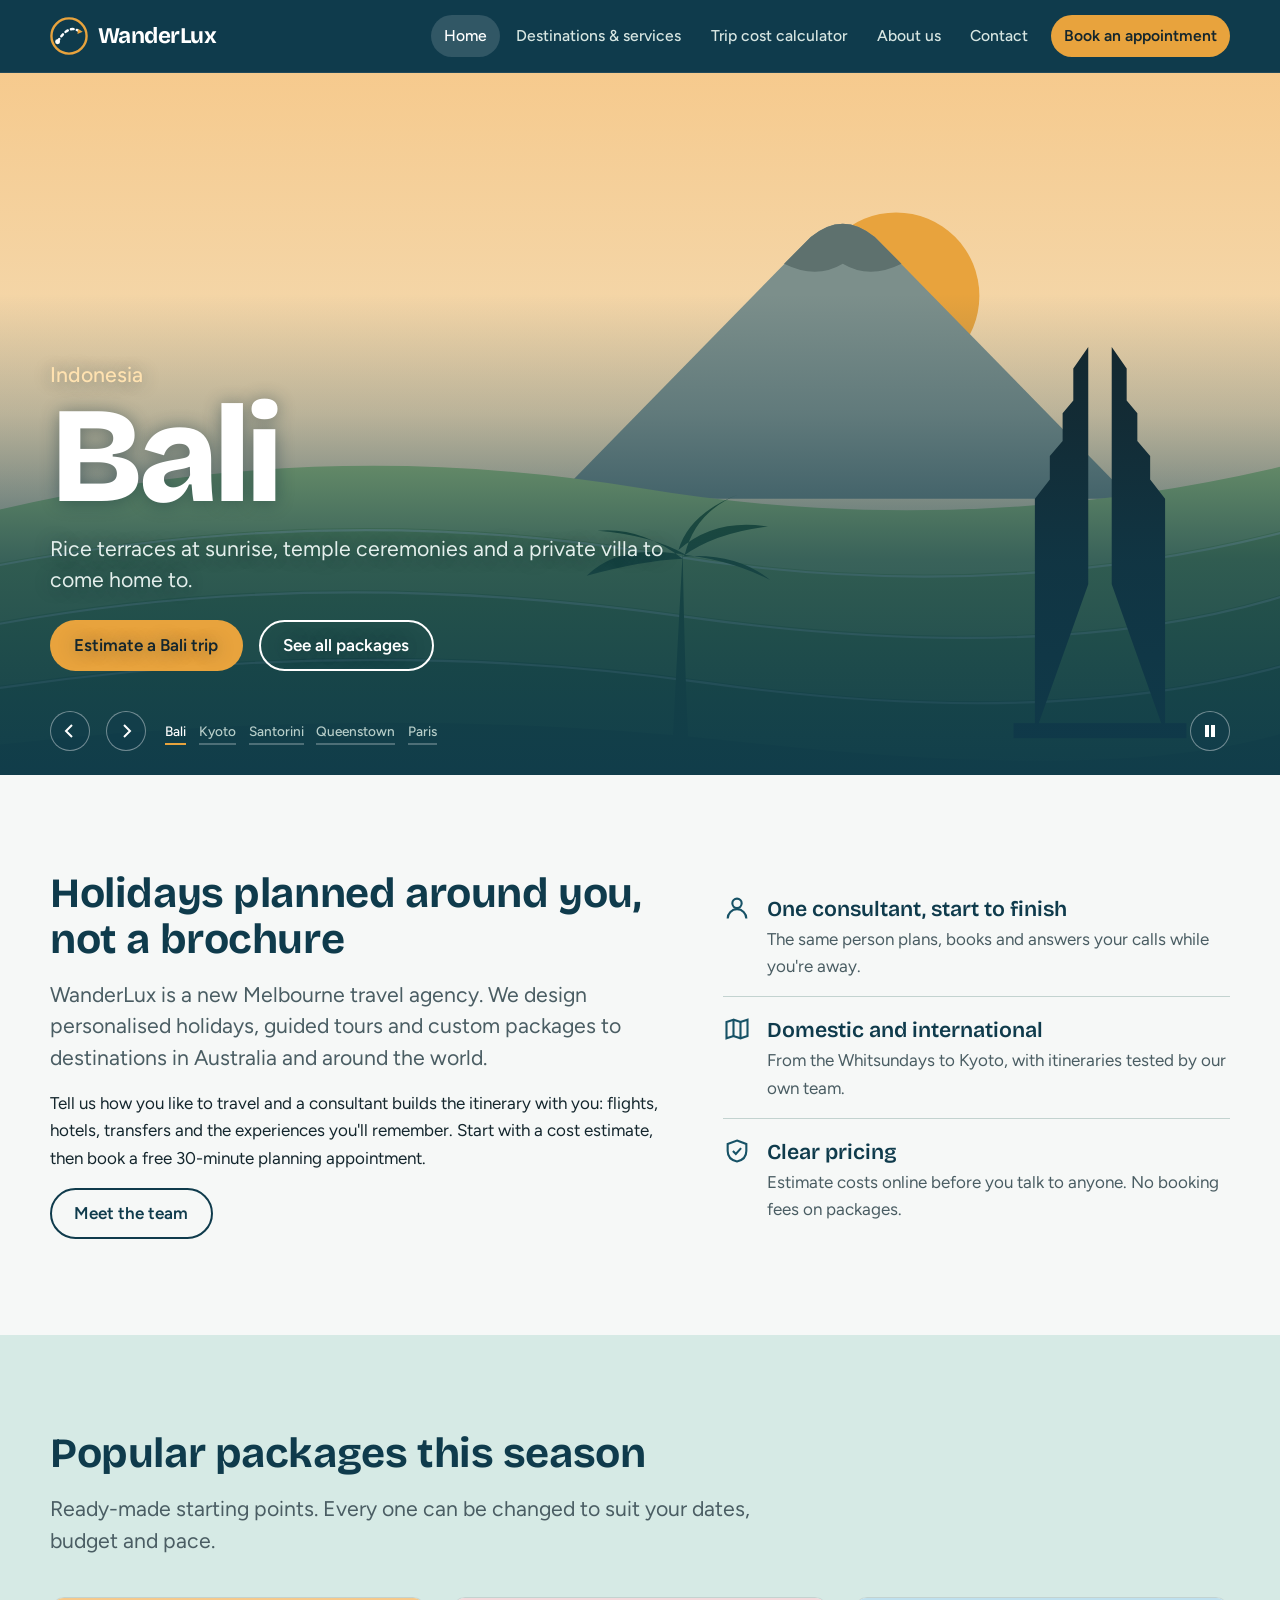
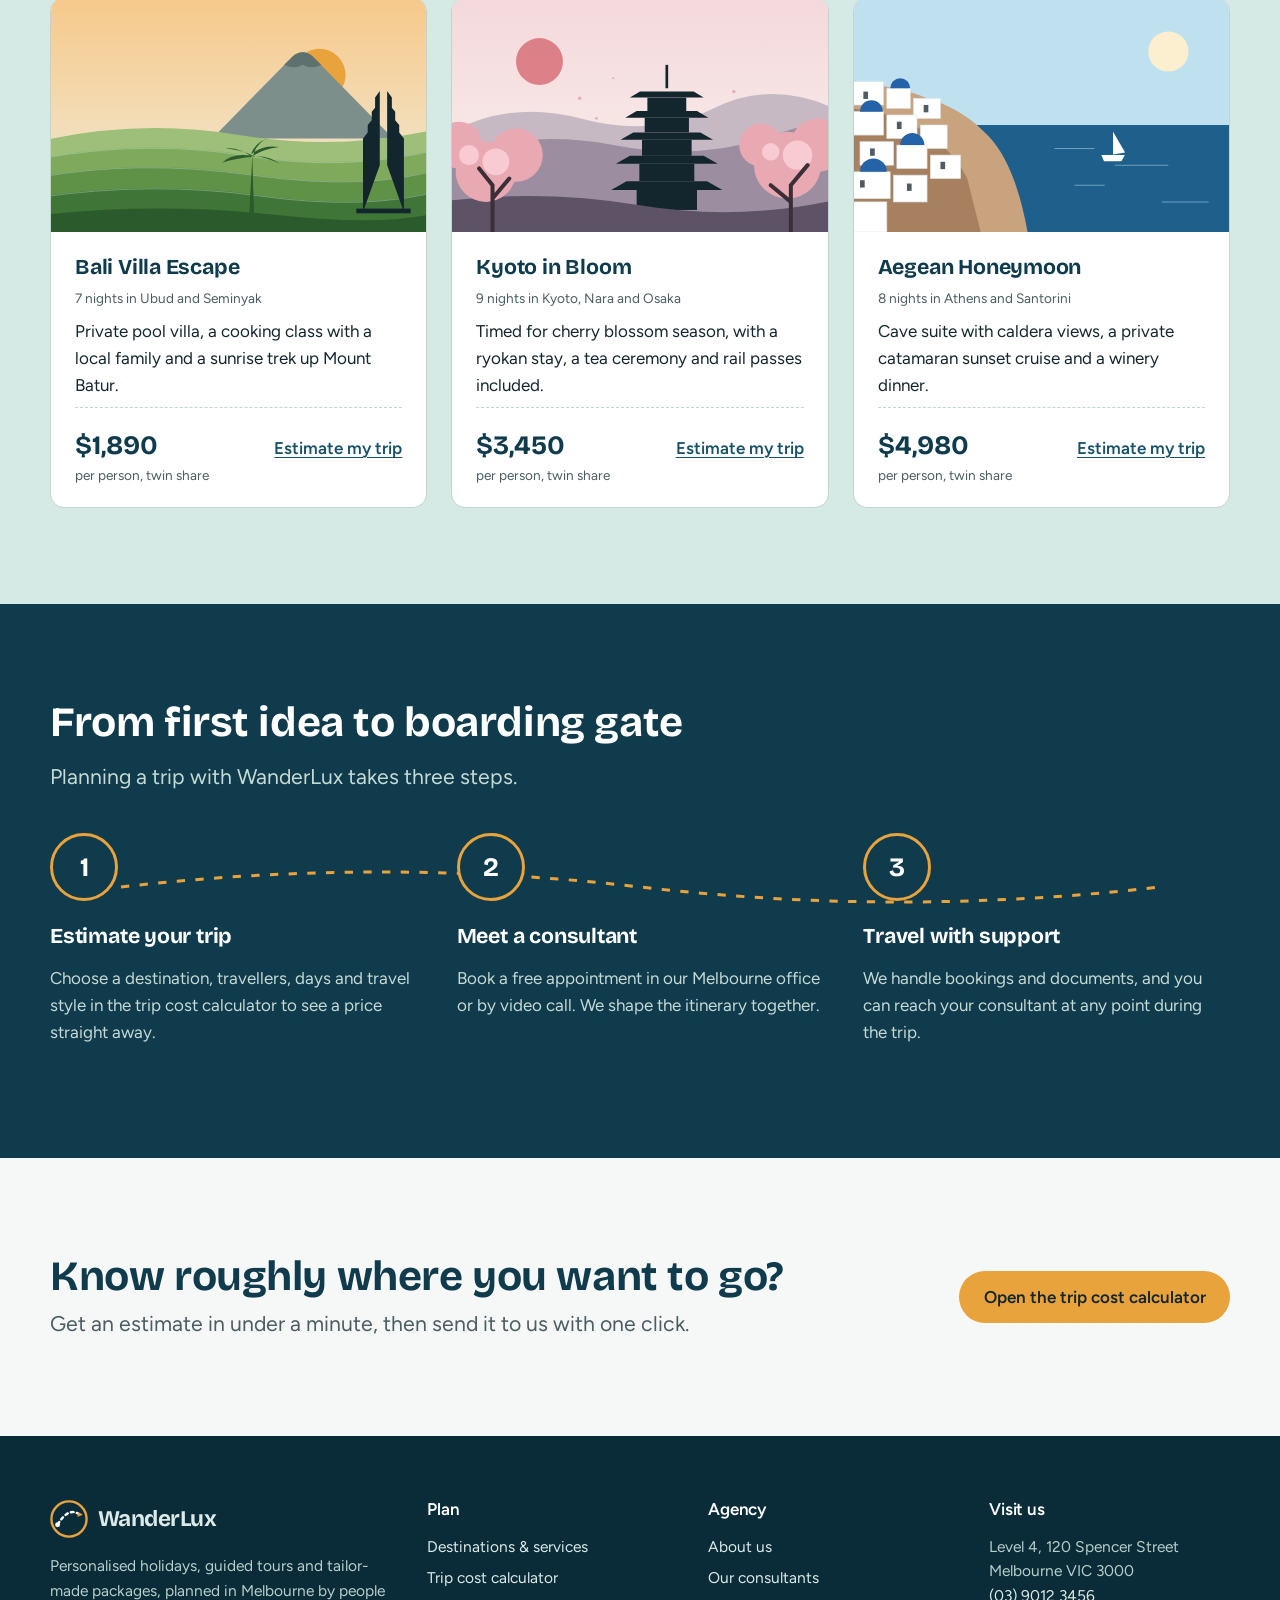
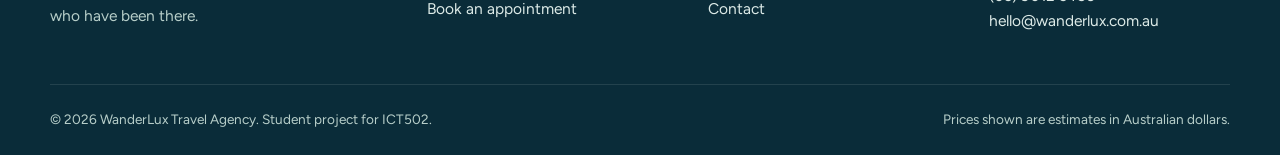
<file: index.html>
<!DOCTYPE html>
<html lang="en-AU">
<head>
  <meta charset="UTF-8">
  <meta name="viewport" content="width=device-width, initial-scale=1">
  <title>WanderLux Travel Agency | Personalised Holidays & Guided Tours, Melbourne</title>
  <meta name="description" content="WanderLux is a Melbourne travel agency planning personalised holidays, guided tours and custom travel packages. Estimate your trip cost online and book a free appointment.">
  <meta name="author" content="WanderLux Travel Agency">
  <meta name="theme-color" content="#0F3B4C">
  <meta property="og:type" content="website">
  <meta property="og:site_name" content="WanderLux Travel Agency">
  <meta property="og:title" content="WanderLux Travel Agency | Personalised Holidays & Guided Tours, Melbourne">
  <meta property="og:description" content="WanderLux is a Melbourne travel agency planning personalised holidays, guided tours and custom travel packages. Estimate your trip cost online and book a free appointment.">
  <meta property="og:image" content="images/og-image.svg">
  <link rel="icon" href="images/favicon.svg" type="image/svg+xml">
  <link rel="preload" href="fonts/bricolage-grotesque-latin-wght-normal.woff2" as="font" type="font/woff2" crossorigin>
  <link rel="stylesheet" href="css/style.css">
  <script>document.documentElement.classList.add("js");</script>
  <script type="application/ld+json">
  {
    "@context": "https://schema.org",
    "@type": "TravelAgency",
    "name": "WanderLux Travel Agency",
    "description": "Personalised holiday planning, guided tours and customised travel packages.",
    "telephone": "+61 3 9012 3456",
    "email": "hello@wanderlux.com.au",
    "address": { "@type": "PostalAddress", "streetAddress": "Level 4, 120 Spencer Street", "addressLocality": "Melbourne", "addressRegion": "VIC", "postalCode": "3000", "addressCountry": "AU" },
    "openingHours": ["Mo-Fr 09:00-17:30", "Sa 10:00-14:00"]
  }
  </script>
  <script src="js/config.js" defer></script>
  <script src="js/main.js" defer></script>
</head>
<body>
  <a class="skip-link" href="#main">Skip to main content</a>
  <header class="site-header">
    <div class="container">
      <a class="brand" href="index.html" aria-label="WanderLux Travel Agency — home">
        <svg viewBox="0 0 40 40" aria-hidden="true" focusable="false">
  <circle cx="20" cy="20" r="18.5" fill="none" stroke="#E8A33D" stroke-width="2.5"/>
  <path d="M8 26 Q20 6 32 16" fill="none" stroke="#FFFFFF" stroke-width="2.5" stroke-dasharray="3 3.5" stroke-linecap="round"/>
  <path d="M29.5 12.5 l5 3 -5.6 2.4z" fill="#E8A33D"/>
  <circle cx="8" cy="26" r="2.6" fill="#FFFFFF"/>
</svg>
        <span class="brand-name">WanderLux</span>
      </a>
      <button class="nav-toggle" type="button" aria-expanded="false" aria-controls="site-nav">
        <span class="nav-toggle-bars" aria-hidden="true"><span></span></span>
        <span class="nav-toggle-text">Menu</span>
      </button>
      <nav class="site-nav" id="site-nav" aria-label="Main">
        <ul class="nav-list">
          <li><a href="index.html" aria-current="page">Home</a></li>
          <li><a href="services.html">Destinations & services</a></li>
          <li><a href="calculator.html">Trip cost calculator</a></li>
          <li><a href="about.html">About us</a></li>
          <li><a href="contact.html">Contact</a></li>
          <li class="nav-cta"><a href="appointment.html">Book an appointment</a></li>
        </ul>
      </nav>
    </div>
  </header>

  <main id="main">
    <section class="hero" data-carousel aria-roledescription="carousel" aria-label="Featured destinations">
      <ul class="hero-slides">
        <li class="hero-slide is-active" data-name="Bali" aria-roledescription="slide" aria-label="1 of 5: Bali">
          <img src="images/bali.svg" alt="" width="1200" height="700" fetchpriority="high">
          <div class="hero-caption">
            <div class="container">
              <p class="hero-kicker">Indonesia</p>
              <h1 class="hero-place">Bali</h1>
              <p class="hero-text">Rice terraces at sunrise, temple ceremonies and a private villa to come home to.</p>
              <div class="hero-actions">
                <a class="btn btn--primary" href="calculator.html?dest=bali">Estimate a Bali trip</a>
                <a class="btn btn--outline" href="services.html">See all packages</a>
              </div>
            </div>
          </div>
        </li>
        <li class="hero-slide" data-name="Kyoto" aria-roledescription="slide" aria-label="2 of 5: Kyoto">
          <img src="images/kyoto.svg" alt="" width="1200" height="700" loading="lazy">
          <div class="hero-caption">
            <div class="container">
              <p class="hero-kicker">Japan</p>
              <p class="hero-place">Kyoto</p>
              <p class="hero-text">Cherry blossom season, tea houses in Gion and a guided day in Nara.</p>
              <div class="hero-actions">
                <a class="btn btn--primary" href="calculator.html?dest=kyoto">Estimate a Kyoto trip</a>
                <a class="btn btn--outline" href="services.html">See all packages</a>
              </div>
            </div>
          </div>
        </li>
        <li class="hero-slide" data-name="Santorini" aria-roledescription="slide" aria-label="3 of 5: Santorini">
          <img src="images/santorini.svg" alt="" width="1200" height="700" loading="lazy">
          <div class="hero-caption">
            <div class="container">
              <p class="hero-kicker">Greece</p>
              <p class="hero-place">Santorini</p>
              <p class="hero-text">Cliff-top suites in Oia and a sunset sail around the caldera.</p>
              <div class="hero-actions">
                <a class="btn btn--primary" href="calculator.html?dest=santorini">Estimate a Santorini trip</a>
                <a class="btn btn--outline" href="services.html">See all packages</a>
              </div>
            </div>
          </div>
        </li>
        <li class="hero-slide" data-name="Queenstown" aria-roledescription="slide" aria-label="4 of 5: Queenstown">
          <img src="images/queenstown.svg" alt="" width="1200" height="700" loading="lazy">
          <div class="hero-caption">
            <div class="container">
              <p class="hero-kicker">New Zealand</p>
              <p class="hero-place">Queenstown</p>
              <p class="hero-text">Lake Wakatipu, Milford Sound and the Remarkables, three hours from Melbourne.</p>
              <div class="hero-actions">
                <a class="btn btn--primary" href="calculator.html?dest=queenstown">Estimate a Queenstown trip</a>
                <a class="btn btn--outline" href="services.html">See all packages</a>
              </div>
            </div>
          </div>
        </li>
        <li class="hero-slide" data-name="Paris" aria-roledescription="slide" aria-label="5 of 5: Paris">
          <img src="images/paris.svg" alt="" width="1200" height="700" loading="lazy">
          <div class="hero-caption">
            <div class="container">
              <p class="hero-kicker">France</p>
              <p class="hero-place">Paris</p>
              <p class="hero-text">Left Bank apartments, early-entry Louvre tours and a day trip to Giverny.</p>
              <div class="hero-actions">
                <a class="btn btn--primary" href="calculator.html?dest=paris">Estimate a Paris trip</a>
                <a class="btn btn--outline" href="services.html">See all packages</a>
              </div>
            </div>
          </div>
        </li>
      </ul>
      <div class="hero-controls">
        <div class="container">
          <button class="hero-btn" type="button" data-prev aria-label="Previous destination"><svg viewBox="0 0 16 16" aria-hidden="true"><path d="M10 2L4 8l6 6" stroke="currentColor" stroke-width="2" fill="none"/></svg></button>
          <button class="hero-btn" type="button" data-next aria-label="Next destination"><svg viewBox="0 0 16 16" aria-hidden="true"><path d="M6 2l6 6-6 6" stroke="currentColor" stroke-width="2" fill="none"/></svg></button>
          <ul class="hero-dots" aria-label="Choose a destination"></ul>
          <span class="spacer"></span>
          <button class="hero-btn" type="button" data-pause aria-pressed="false" aria-label="Pause slideshow"></button>
        </div>
      </div>
      <p class="visually-hidden" aria-live="polite" data-live></p>
    </section>

    <section class="section" aria-labelledby="intro-title">
      <div class="container intro-grid">
        <div class="reveal">
          <h2 id="intro-title">Holidays planned around you, not a brochure</h2>
          <p class="lede">WanderLux is a new Melbourne travel agency. We design personalised holidays, guided tours and custom packages to destinations in Australia and around the world.</p>
          <p>Tell us how you like to travel and a consultant builds the itinerary with you: flights, hotels, transfers and the experiences you'll remember. Start with a cost estimate, then book a free 30-minute planning appointment.</p>
          <a class="btn btn--outline" href="about.html">Meet the team</a>
        </div>
        <ul class="fact-list reveal" style="--delay:120ms">
          <li><svg viewBox="0 0 24 24" aria-hidden="true" fill="none" stroke="currentColor" stroke-width="1.8"><circle cx="12" cy="8" r="4"/><path d="M4 21a8 8 0 0 1 16 0"/></svg><div><strong>One consultant, start to finish</strong><span>The same person plans, books and answers your calls while you're away.</span></div></li>
          <li><svg viewBox="0 0 24 24" aria-hidden="true" fill="none" stroke="currentColor" stroke-width="1.8"><path d="M9 4L3 6v14l6-2 6 2 6-2V4l-6 2-6-2z"/><path d="M9 4v14M15 6v14"/></svg><div><strong>Domestic and international</strong><span>From the Whitsundays to Kyoto, with itineraries tested by our own team.</span></div></li>
          <li><svg viewBox="0 0 24 24" aria-hidden="true" fill="none" stroke="currentColor" stroke-width="1.8"><path d="M12 3l8 3v6c0 5-3.5 8-8 9-4.5-1-8-4-8-9V6l8-3z"/><path d="M8.5 12l2.5 2.5 4.5-5"/></svg><div><strong>Clear pricing</strong><span>Estimate costs online before you talk to anyone. No booking fees on packages.</span></div></li>
        </ul>
      </div>
    </section>

    <section class="section section--tint" aria-labelledby="packages-title">
      <div class="container">
        <div class="section-head reveal">
          <h2 id="packages-title">Popular packages this season</h2>
          <p class="lede">Ready-made starting points. Every one can be changed to suit your dates, budget and pace.</p>
        </div>
        <ul class="package-grid" data-stagger="110" style="list-style:none;margin:0;padding:0">
          <li class="package reveal">
            <div class="package-media"><img src="images/bali.svg" alt="Illustrated Balinese rice terraces and temple gate" width="1200" height="700" loading="lazy"></div>
            <div class="package-body">
              <h3>Bali Villa Escape</h3>
              <p class="package-meta">7 nights in Ubud and Seminyak</p>
              <p>Private pool villa, a cooking class with a local family and a sunrise trek up Mount Batur.</p>
              <div class="package-foot">
                <p class="price">$1,890<small>per person, twin share</small></p>
                <a class="text-link" href="calculator.html?dest=bali">Estimate my trip</a>
              </div>
            </div>
          </li>
          <li class="package reveal">
            <div class="package-media"><img src="images/kyoto.svg" alt="Illustrated Kyoto pagoda among cherry blossoms" width="1200" height="700" loading="lazy"></div>
            <div class="package-body">
              <h3>Kyoto in Bloom</h3>
              <p class="package-meta">9 nights in Kyoto, Nara and Osaka</p>
              <p>Timed for cherry blossom season, with a ryokan stay, a tea ceremony and rail passes included.</p>
              <div class="package-foot">
                <p class="price">$3,450<small>per person, twin share</small></p>
                <a class="text-link" href="calculator.html?dest=kyoto">Estimate my trip</a>
              </div>
            </div>
          </li>
          <li class="package reveal">
            <div class="package-media"><img src="images/santorini.svg" alt="Illustrated Santorini houses with blue domes" width="1200" height="700" loading="lazy"></div>
            <div class="package-body">
              <h3>Aegean Honeymoon</h3>
              <p class="package-meta">8 nights in Athens and Santorini</p>
              <p>Cave suite with caldera views, a private catamaran sunset cruise and a winery dinner.</p>
              <div class="package-foot">
                <p class="price">$4,980<small>per person, twin share</small></p>
                <a class="text-link" href="calculator.html?dest=santorini">Estimate my trip</a>
              </div>
            </div>
          </li>
        </ul>
      </div>
    </section>

    <section class="section section--dark" aria-labelledby="how-title">
      <div class="container">
        <div class="section-head reveal">
          <h2 id="how-title">From first idea to boarding gate</h2>
          <p class="lede">Planning a trip with WanderLux takes three steps.</p>
        </div>
        <div class="journey">
          <svg class="journey-route" viewBox="0 0 1000 40" preserveAspectRatio="none" aria-hidden="true" focusable="false">
            <path d="M0 20 Q250 -10 500 20 T1000 20"/>
            <path class="route-mask" d="M0 20 Q250 -10 500 20 T1000 20"/>
          </svg>
          <ol class="journey-steps" data-stagger="160">
            <li class="reveal"><span class="step-num" aria-hidden="true">1</span><div><h3>Estimate your trip</h3><p>Choose a destination, travellers, days and travel style in the trip cost calculator to see a price straight away.</p></div></li>
            <li class="reveal"><span class="step-num" aria-hidden="true">2</span><div><h3>Meet a consultant</h3><p>Book a free appointment in our Melbourne office or by video call. We shape the itinerary together.</p></div></li>
            <li class="reveal"><span class="step-num" aria-hidden="true">3</span><div><h3>Travel with support</h3><p>We handle bookings and documents, and you can reach your consultant at any point during the trip.</p></div></li>
          </ol>
        </div>
      </div>
    </section>

    <section class="section" aria-labelledby="cta-title">
      <div class="container cta-band reveal">
        <div>
          <h2 id="cta-title">Know roughly where you want to go?</h2>
          <p class="lede">Get an estimate in under a minute, then send it to us with one click.</p>
        </div>
        <a class="btn btn--primary" href="calculator.html">Open the trip cost calculator</a>
      </div>
    </section>

  </main>

  <footer class="site-footer">
    <div class="container">
      <div class="footer-grid">
        <div>
          <a class="brand" href="index.html" aria-label="WanderLux Travel Agency — home">
            <svg viewBox="0 0 40 40" aria-hidden="true" focusable="false">
  <circle cx="20" cy="20" r="18.5" fill="none" stroke="#E8A33D" stroke-width="2.5"/>
  <path d="M8 26 Q20 6 32 16" fill="none" stroke="#FFFFFF" stroke-width="2.5" stroke-dasharray="3 3.5" stroke-linecap="round"/>
  <path d="M29.5 12.5 l5 3 -5.6 2.4z" fill="#E8A33D"/>
  <circle cx="8" cy="26" r="2.6" fill="#FFFFFF"/>
</svg>
            <span class="brand-name">WanderLux</span>
          </a>
          <p style="margin-top:1rem">Personalised holidays, guided tours and tailor-made packages, planned in Melbourne by people who have been there.</p>
        </div>
        <div>
          <h2>Plan</h2>
          <ul>
            <li><a href="services.html">Destinations &amp; services</a></li>
            <li><a href="calculator.html">Trip cost calculator</a></li>
            <li><a href="appointment.html">Book an appointment</a></li>
          </ul>
        </div>
        <div>
          <h2>Agency</h2>
          <ul>
            <li><a href="about.html">About us</a></li>
            <li><a href="about.html#team">Our consultants</a></li>
            <li><a href="contact.html">Contact</a></li>
          </ul>
        </div>
        <div>
          <h2>Visit us</h2>
          <address>
            Level 4, 120 Spencer Street<br>Melbourne VIC 3000<br>
            <a href="tel:+61390123456">(03) 9012 3456</a><br>
            <a href="mailto:hello@wanderlux.com.au">hello@wanderlux.com.au</a>
          </address>
        </div>
      </div>
      <div class="footer-bottom">
        <p>&copy; <span data-year>2026</span> WanderLux Travel Agency. Student project for ICT502.</p>
        <p>Prices shown are estimates in Australian dollars.</p>
      </div>
    </div>
  </footer>
</body>
</html>
</file>
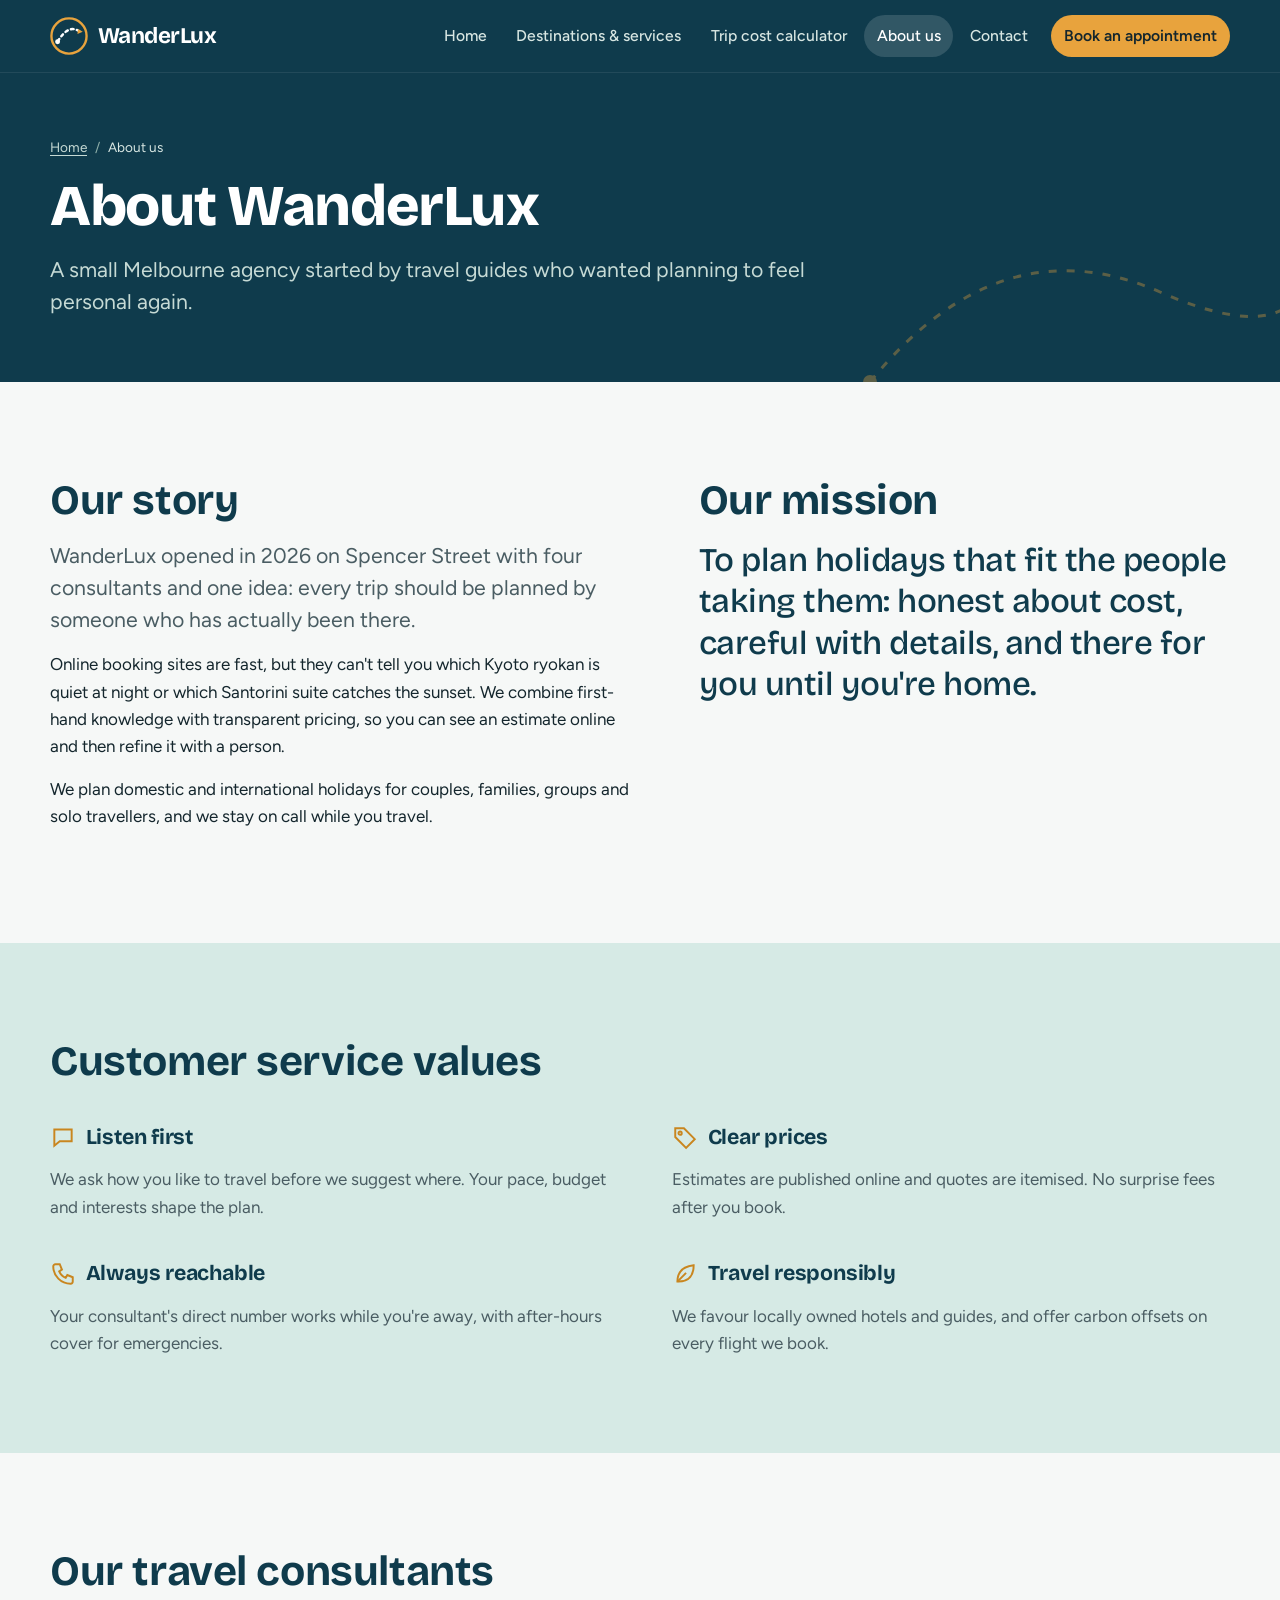
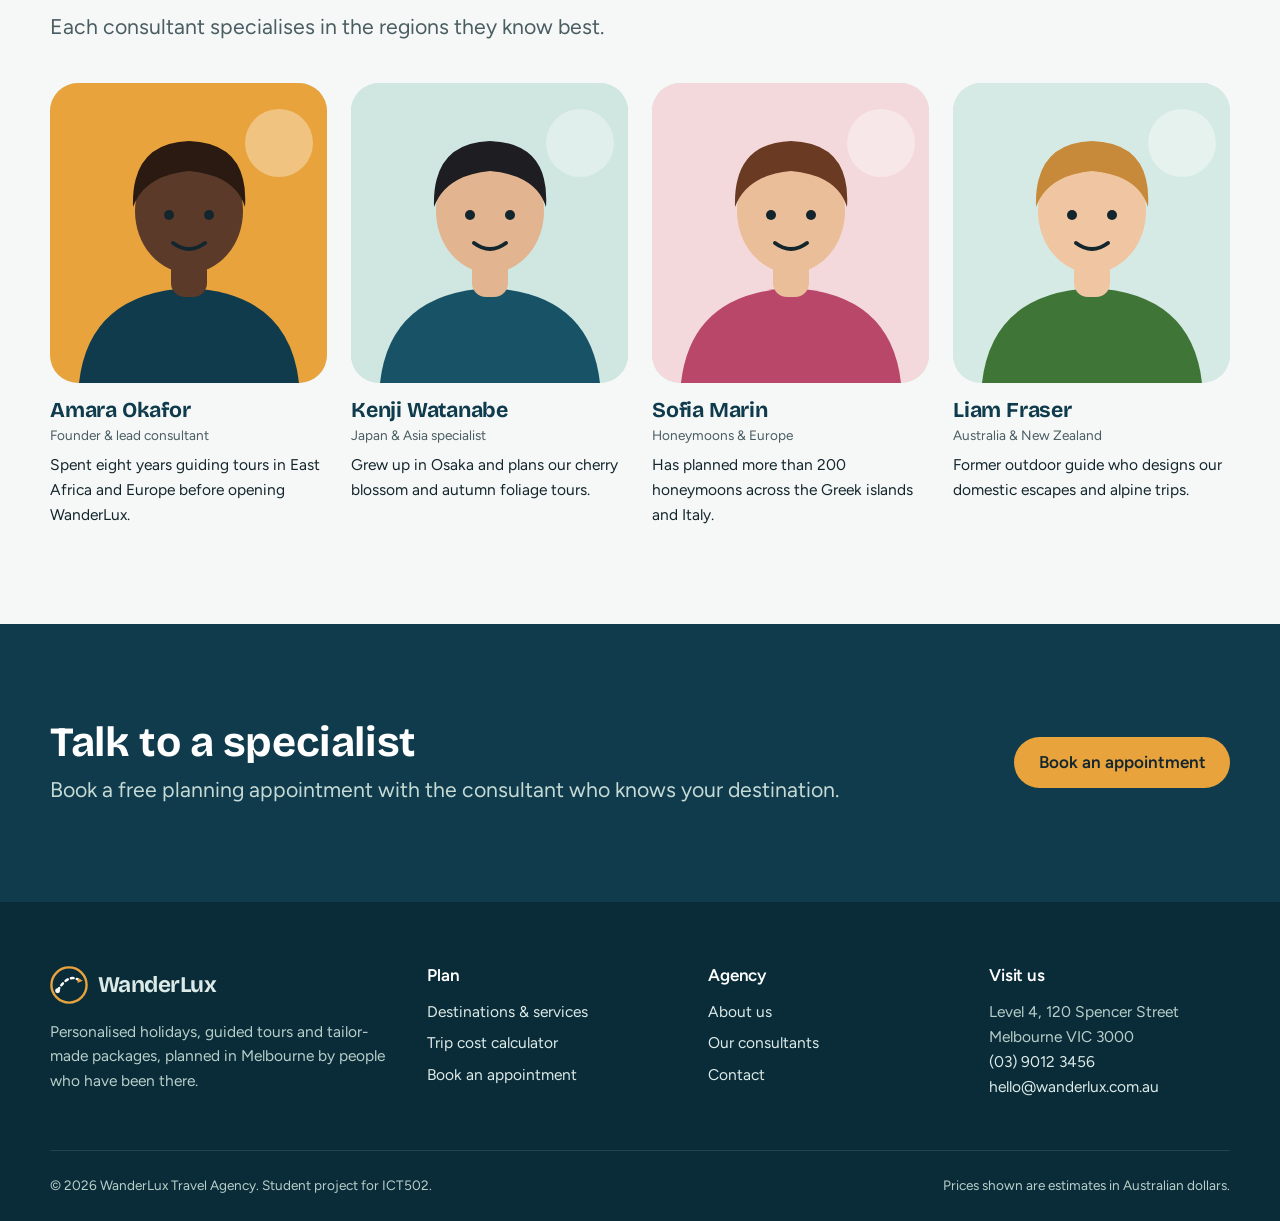
<file: about.html>
<!DOCTYPE html>
<html lang="en-AU">
<head>
  <meta charset="UTF-8">
  <meta name="viewport" content="width=device-width, initial-scale=1">
  <title>About Us | Our Travel Consultants & Values | WanderLux</title>
  <meta name="description" content="Meet the WanderLux travel consultants, learn about our mission and the customer service values behind every personalised holiday we plan.">
  <meta name="author" content="WanderLux Travel Agency">
  <meta name="theme-color" content="#0F3B4C">
  <meta property="og:type" content="website">
  <meta property="og:site_name" content="WanderLux Travel Agency">
  <meta property="og:title" content="About Us | Our Travel Consultants & Values | WanderLux">
  <meta property="og:description" content="Meet the WanderLux travel consultants, learn about our mission and the customer service values behind every personalised holiday we plan.">
  <meta property="og:image" content="images/og-image.svg">
  <link rel="icon" href="images/favicon.svg" type="image/svg+xml">
  <link rel="preload" href="fonts/bricolage-grotesque-latin-wght-normal.woff2" as="font" type="font/woff2" crossorigin>
  <link rel="stylesheet" href="css/style.css">
  <script>document.documentElement.classList.add("js");</script>
  <script src="js/config.js" defer></script>
  <script src="js/main.js" defer></script>
</head>
<body>
  <a class="skip-link" href="#main">Skip to main content</a>
  <header class="site-header">
    <div class="container">
      <a class="brand" href="index.html" aria-label="WanderLux Travel Agency — home">
        <svg viewBox="0 0 40 40" aria-hidden="true" focusable="false">
  <circle cx="20" cy="20" r="18.5" fill="none" stroke="#E8A33D" stroke-width="2.5"/>
  <path d="M8 26 Q20 6 32 16" fill="none" stroke="#FFFFFF" stroke-width="2.5" stroke-dasharray="3 3.5" stroke-linecap="round"/>
  <path d="M29.5 12.5 l5 3 -5.6 2.4z" fill="#E8A33D"/>
  <circle cx="8" cy="26" r="2.6" fill="#FFFFFF"/>
</svg>
        <span class="brand-name">WanderLux</span>
      </a>
      <button class="nav-toggle" type="button" aria-expanded="false" aria-controls="site-nav">
        <span class="nav-toggle-bars" aria-hidden="true"><span></span></span>
        <span class="nav-toggle-text">Menu</span>
      </button>
      <nav class="site-nav" id="site-nav" aria-label="Main">
        <ul class="nav-list">
          <li><a href="index.html">Home</a></li>
          <li><a href="services.html">Destinations & services</a></li>
          <li><a href="calculator.html">Trip cost calculator</a></li>
          <li><a href="about.html" aria-current="page">About us</a></li>
          <li><a href="contact.html">Contact</a></li>
          <li class="nav-cta"><a href="appointment.html">Book an appointment</a></li>
        </ul>
      </nav>
    </div>
  </header>

  <main id="main">
    <section class="page-banner">
      <svg class="route-deco" viewBox="0 0 460 200" aria-hidden="true" focusable="false">
  <path d="M10 180 Q140 20 300 90 T450 30" fill="none" stroke="#E8A33D" stroke-width="3" stroke-dasharray="8 10"/>
  <circle cx="10" cy="180" r="7" fill="#E8A33D"/><circle cx="450" cy="30" r="7" fill="none" stroke="#E8A33D" stroke-width="3"/>
</svg>
      <div class="container">
        <nav class="breadcrumb" aria-label="Breadcrumb">
          <ol><li><a href="index.html">Home</a></li><li aria-current="page">About us</li></ol>
        </nav>
        <h1>About WanderLux</h1>
        <p>A small Melbourne agency started by travel guides who wanted planning to feel personal again.</p>
      </div>
    </section>

    <section class="section" aria-labelledby="story-title">
      <div class="container split">
        <div class="reveal">
          <h2 id="story-title">Our story</h2>
          <p class="lede">WanderLux opened in 2026 on Spencer Street with four consultants and one idea: every trip should be planned by someone who has actually been there.</p>
          <p>Online booking sites are fast, but they can't tell you which Kyoto ryokan is quiet at night or which Santorini suite catches the sunset. We combine first-hand knowledge with transparent pricing, so you can see an estimate online and then refine it with a person.</p>
          <p>We plan domestic and international holidays for couples, families, groups and solo travellers, and we stay on call while you travel.</p>
        </div>
        <div class="reveal" style="--delay:120ms">
          <h2>Our mission</h2>
          <p class="mission">To plan holidays that fit the people taking them: honest about cost, careful with details, and there for you until you're home.</p>
        </div>
      </div>
    </section>

    <section class="section section--tint" aria-labelledby="values-title">
      <div class="container">
        <div class="section-head reveal"><h2 id="values-title">Customer service values</h2></div>
        <ul class="values" data-stagger="100">
          <li class="reveal"><h3><svg viewBox="0 0 24 24" aria-hidden="true" fill="none" stroke="currentColor" stroke-width="1.8"><path d="M4 5h16v11H9l-5 4z"/></svg>Listen first</h3><p>We ask how you like to travel before we suggest where. Your pace, budget and interests shape the plan.</p></li>
          <li class="reveal"><h3><svg viewBox="0 0 24 24" aria-hidden="true" fill="none" stroke="currentColor" stroke-width="1.8"><path d="M3 12V4h8l10 10-8 8z"/><circle cx="7.5" cy="8.5" r="1.5"/></svg>Clear prices</h3><p>Estimates are published online and quotes are itemised. No surprise fees after you book.</p></li>
          <li class="reveal"><h3><svg viewBox="0 0 24 24" aria-hidden="true" fill="none" stroke="currentColor" stroke-width="1.8"><path d="M5 3h4l2 5-2.5 1.5a11 11 0 0 0 6 6L16 13l5 2v4a2 2 0 0 1-2 2A16 16 0 0 1 3 5a2 2 0 0 1 2-2z"/></svg>Always reachable</h3><p>Your consultant's direct number works while you're away, with after-hours cover for emergencies.</p></li>
          <li class="reveal"><h3><svg viewBox="0 0 24 24" aria-hidden="true" fill="none" stroke="currentColor" stroke-width="1.8"><path d="M5 19C5 9 11 5 20 4c0 9-4 15-14 15z"/><path d="M5 19l8-8"/></svg>Travel responsibly</h3><p>We favour locally owned hotels and guides, and offer carbon offsets on every flight we book.</p></li>
        </ul>
      </div>
    </section>

    <section class="section" id="team" aria-labelledby="team-title">
      <div class="container">
        <div class="section-head reveal">
          <h2 id="team-title">Our travel consultants</h2>
          <p class="lede">Each consultant specialises in the regions they know best.</p>
        </div>
        <ul class="team" data-stagger="100">
          <li class="member reveal">
            <figure>
              <img src="images/team-amara.svg" alt="Illustrated portrait of Amara Okafor" width="300" height="300" loading="lazy">
              <figcaption><h3>Amara Okafor</h3><p class="role">Founder & lead consultant</p><p>Spent eight years guiding tours in East Africa and Europe before opening WanderLux.</p></figcaption>
            </figure>
          </li>
          <li class="member reveal">
            <figure>
              <img src="images/team-kenji.svg" alt="Illustrated portrait of Kenji Watanabe" width="300" height="300" loading="lazy">
              <figcaption><h3>Kenji Watanabe</h3><p class="role">Japan & Asia specialist</p><p>Grew up in Osaka and plans our cherry blossom and autumn foliage tours.</p></figcaption>
            </figure>
          </li>
          <li class="member reveal">
            <figure>
              <img src="images/team-sofia.svg" alt="Illustrated portrait of Sofia Marin" width="300" height="300" loading="lazy">
              <figcaption><h3>Sofia Marin</h3><p class="role">Honeymoons & Europe</p><p>Has planned more than 200 honeymoons across the Greek islands and Italy.</p></figcaption>
            </figure>
          </li>
          <li class="member reveal">
            <figure>
              <img src="images/team-liam.svg" alt="Illustrated portrait of Liam Fraser" width="300" height="300" loading="lazy">
              <figcaption><h3>Liam Fraser</h3><p class="role">Australia & New Zealand</p><p>Former outdoor guide who designs our domestic escapes and alpine trips.</p></figcaption>
            </figure>
          </li>
        </ul>
      </div>
    </section>

    <section class="section section--dark" aria-labelledby="about-cta">
      <div class="container cta-band reveal">
        <div><h2 id="about-cta">Talk to a specialist</h2><p class="lede">Book a free planning appointment with the consultant who knows your destination.</p></div>
        <a class="btn btn--primary" href="appointment.html">Book an appointment</a>
      </div>
    </section>

  </main>

  <footer class="site-footer">
    <div class="container">
      <div class="footer-grid">
        <div>
          <a class="brand" href="index.html" aria-label="WanderLux Travel Agency — home">
            <svg viewBox="0 0 40 40" aria-hidden="true" focusable="false">
  <circle cx="20" cy="20" r="18.5" fill="none" stroke="#E8A33D" stroke-width="2.5"/>
  <path d="M8 26 Q20 6 32 16" fill="none" stroke="#FFFFFF" stroke-width="2.5" stroke-dasharray="3 3.5" stroke-linecap="round"/>
  <path d="M29.5 12.5 l5 3 -5.6 2.4z" fill="#E8A33D"/>
  <circle cx="8" cy="26" r="2.6" fill="#FFFFFF"/>
</svg>
            <span class="brand-name">WanderLux</span>
          </a>
          <p style="margin-top:1rem">Personalised holidays, guided tours and tailor-made packages, planned in Melbourne by people who have been there.</p>
        </div>
        <div>
          <h2>Plan</h2>
          <ul>
            <li><a href="services.html">Destinations &amp; services</a></li>
            <li><a href="calculator.html">Trip cost calculator</a></li>
            <li><a href="appointment.html">Book an appointment</a></li>
          </ul>
        </div>
        <div>
          <h2>Agency</h2>
          <ul>
            <li><a href="about.html">About us</a></li>
            <li><a href="about.html#team">Our consultants</a></li>
            <li><a href="contact.html">Contact</a></li>
          </ul>
        </div>
        <div>
          <h2>Visit us</h2>
          <address>
            Level 4, 120 Spencer Street<br>Melbourne VIC 3000<br>
            <a href="tel:+61390123456">(03) 9012 3456</a><br>
            <a href="mailto:hello@wanderlux.com.au">hello@wanderlux.com.au</a>
          </address>
        </div>
      </div>
      <div class="footer-bottom">
        <p>&copy; <span data-year>2026</span> WanderLux Travel Agency. Student project for ICT502.</p>
        <p>Prices shown are estimates in Australian dollars.</p>
      </div>
    </div>
  </footer>
</body>
</html>
</file>
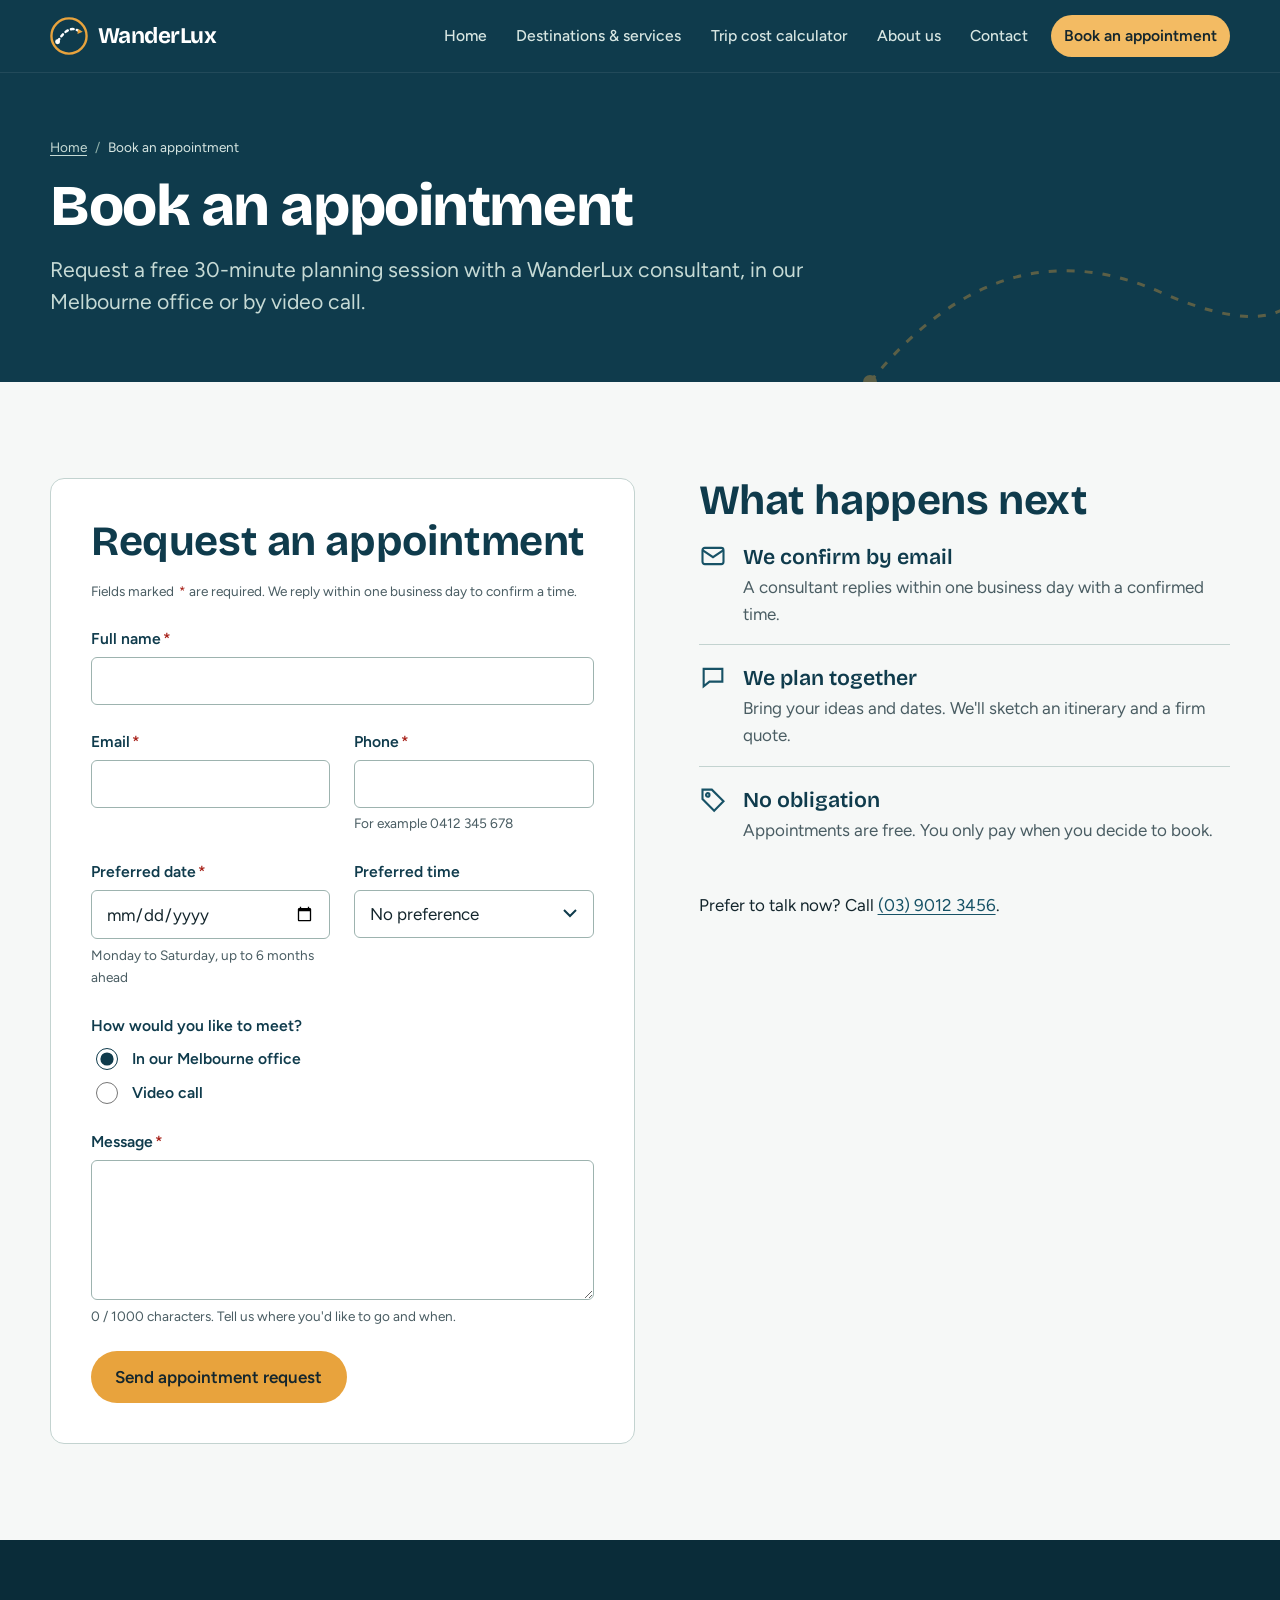
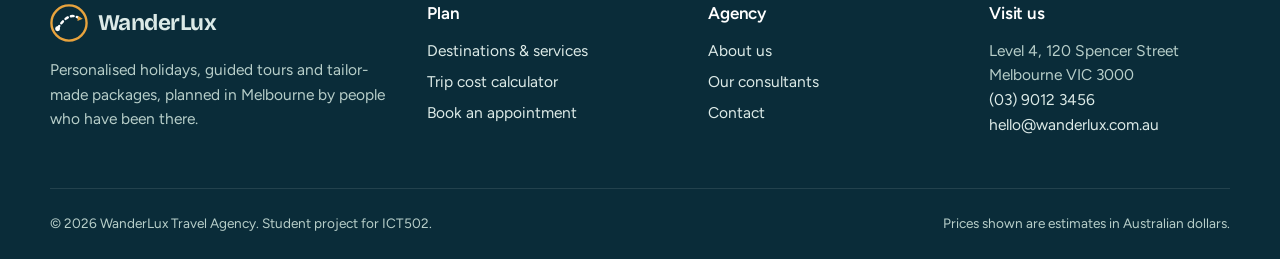
<file: appointment.html>
<!DOCTYPE html>
<html lang="en-AU">
<head>
  <meta charset="UTF-8">
  <meta name="viewport" content="width=device-width, initial-scale=1">
  <title>Book a Travel Planning Appointment | WanderLux Melbourne</title>
  <meta name="description" content="Request a free 30-minute travel planning appointment with a WanderLux consultant in Melbourne or by video call.">
  <meta name="author" content="WanderLux Travel Agency">
  <meta name="theme-color" content="#0F3B4C">
  <meta property="og:type" content="website">
  <meta property="og:site_name" content="WanderLux Travel Agency">
  <meta property="og:title" content="Book a Travel Planning Appointment | WanderLux Melbourne">
  <meta property="og:description" content="Request a free 30-minute travel planning appointment with a WanderLux consultant in Melbourne or by video call.">
  <meta property="og:image" content="images/og-image.svg">
  <link rel="icon" href="images/favicon.svg" type="image/svg+xml">
  <link rel="preload" href="fonts/bricolage-grotesque-latin-wght-normal.woff2" as="font" type="font/woff2" crossorigin>
  <link rel="stylesheet" href="css/style.css">
  <script>document.documentElement.classList.add("js");</script>
  <script src="js/config.js" defer></script>
  <script src="js/main.js" defer></script>
  <script src="js/validation.js" defer></script>
  <script src="js/forms.js" defer></script>
</head>
<body>
  <a class="skip-link" href="#main">Skip to main content</a>
  <header class="site-header">
    <div class="container">
      <a class="brand" href="index.html" aria-label="WanderLux Travel Agency — home">
        <svg viewBox="0 0 40 40" aria-hidden="true" focusable="false">
  <circle cx="20" cy="20" r="18.5" fill="none" stroke="#E8A33D" stroke-width="2.5"/>
  <path d="M8 26 Q20 6 32 16" fill="none" stroke="#FFFFFF" stroke-width="2.5" stroke-dasharray="3 3.5" stroke-linecap="round"/>
  <path d="M29.5 12.5 l5 3 -5.6 2.4z" fill="#E8A33D"/>
  <circle cx="8" cy="26" r="2.6" fill="#FFFFFF"/>
</svg>
        <span class="brand-name">WanderLux</span>
      </a>
      <button class="nav-toggle" type="button" aria-expanded="false" aria-controls="site-nav">
        <span class="nav-toggle-bars" aria-hidden="true"><span></span></span>
        <span class="nav-toggle-text">Menu</span>
      </button>
      <nav class="site-nav" id="site-nav" aria-label="Main">
        <ul class="nav-list">
          <li><a href="index.html">Home</a></li>
          <li><a href="services.html">Destinations & services</a></li>
          <li><a href="calculator.html">Trip cost calculator</a></li>
          <li><a href="about.html">About us</a></li>
          <li><a href="contact.html">Contact</a></li>
          <li class="nav-cta"><a href="appointment.html" aria-current="page">Book an appointment</a></li>
        </ul>
      </nav>
    </div>
  </header>

  <main id="main">
    <section class="page-banner">
      <svg class="route-deco" viewBox="0 0 460 200" aria-hidden="true" focusable="false">
  <path d="M10 180 Q140 20 300 90 T450 30" fill="none" stroke="#E8A33D" stroke-width="3" stroke-dasharray="8 10"/>
  <circle cx="10" cy="180" r="7" fill="#E8A33D"/><circle cx="450" cy="30" r="7" fill="none" stroke="#E8A33D" stroke-width="3"/>
</svg>
      <div class="container">
        <nav class="breadcrumb" aria-label="Breadcrumb">
          <ol><li><a href="index.html">Home</a></li><li aria-current="page">Book an appointment</li></ol>
        </nav>
        <h1>Book an appointment</h1>
        <p>Request a free 30-minute planning session with a WanderLux consultant, in our Melbourne office or by video call.</p>
      </div>
    </section>

    <section class="section" aria-labelledby="appt-title">
      <div class="container split">
        <div class="form-panel">
          <h2 id="appt-title">Request an appointment</h2>
          <p class="form-note" style="margin-bottom:1.5rem">Fields marked <span class="req">*</span> are required. We reply within one business day to confirm a time.</p>
          <form id="appointment-form" data-email-form data-subject="New appointment request"
                data-success-message="<p><strong>Thanks {name}, your appointment request has been sent.</strong></p><p>We'll email you within one business day to confirm the time.</p>" novalidate>
            <div class="form-grid">
              <div class="field field--full">
                <label for="name">Full name<span class="req" aria-hidden="true">*</span></label>
                <input type="text" id="name" name="name" autocomplete="name" required data-rule="name" aria-describedby="name-error">
                <p class="error-msg" id="name-error"></p>
              </div>
              <div class="field">
                <label for="email">Email<span class="req" aria-hidden="true">*</span></label>
                <input type="email" id="email" name="email" autocomplete="email" required aria-describedby="email-error">
                <p class="error-msg" id="email-error"></p>
              </div>
              <div class="field">
                <label for="phone">Phone<span class="req" aria-hidden="true">*</span></label>
                <input type="tel" id="phone" name="phone" autocomplete="tel" required data-rule="phone" aria-describedby="phone-hint phone-error">
                <p class="hint" id="phone-hint">For example 0412 345 678</p>
                <p class="error-msg" id="phone-error"></p>
              </div>
              <div class="field">
                <label for="date">Preferred date<span class="req" aria-hidden="true">*</span></label>
                <input type="date" id="date" name="preferred_date" required data-rule="future-date" data-label="Preferred date" aria-describedby="date-hint date-error">
                <p class="hint" id="date-hint">Monday to Saturday, up to 6 months ahead</p>
                <p class="error-msg" id="date-error"></p>
              </div>
              <div class="field">
                <label for="time">Preferred time</label>
                <select id="time" name="preferred_time" aria-describedby="time-error">
                  <option value="">No preference</option>
                  <option>Morning (9:00–12:00)</option>
                  <option>Afternoon (12:00–3:00)</option>
                  <option>Late afternoon (3:00–5:30)</option>
                </select>
                <p class="error-msg" id="time-error"></p>
              </div>
              <fieldset class="field field--full checks">
                <legend>How would you like to meet?</legend>
                <label class="check"><input type="radio" name="meeting_type" value="In our Melbourne office" checked><span>In our Melbourne office</span></label>
                <label class="check"><input type="radio" name="meeting_type" value="Video call"><span>Video call</span></label>
              </fieldset>
              <div class="field field--full">
                <label for="message">Message<span class="req" aria-hidden="true">*</span></label>
                <textarea id="message" name="message" required minlength="10" maxlength="1000" aria-describedby="message-hint message-error"></textarea>
                <p class="hint" id="message-hint"><span data-counter></span>. Tell us where you'd like to go and when.</p>
                <p class="error-msg" id="message-error"></p>
              </div>
              <div class="honeypot" aria-hidden="true"><label for="_honey">Leave this empty</label><input type="text" id="_honey" name="_honey" tabindex="-1" autocomplete="off"></div>
            </div>
            <div class="form-actions">
              <button class="btn btn--primary" type="submit">Send appointment request</button>
            </div>
            <div class="form-status" role="status" tabindex="-1"></div>
          </form>
        </div>
        <div class="reveal">
          <h2>What happens next</h2>
          <ol class="fact-list" style="counter-reset:none">
            <li><svg viewBox="0 0 24 24" aria-hidden="true" fill="none" stroke="currentColor" stroke-width="1.8"><rect x="3" y="5" width="18" height="14" rx="2"/><path d="M3 7l9 6 9-6"/></svg><div><strong>We confirm by email</strong><span>A consultant replies within one business day with a confirmed time.</span></div></li>
            <li><svg viewBox="0 0 24 24" aria-hidden="true" fill="none" stroke="currentColor" stroke-width="1.8"><path d="M4 5h16v11H9l-5 4z"/></svg><div><strong>We plan together</strong><span>Bring your ideas and dates. We'll sketch an itinerary and a firm quote.</span></div></li>
            <li><svg viewBox="0 0 24 24" aria-hidden="true" fill="none" stroke="currentColor" stroke-width="1.8"><path d="M3 12V4h8l10 10-8 8z"/><circle cx="7.5" cy="8.5" r="1.5"/></svg><div><strong>No obligation</strong><span>Appointments are free. You only pay when you decide to book.</span></div></li>
          </ol>
          <p style="margin-top:2rem">Prefer to talk now? Call <a href="tel:+61390123456">(03) 9012 3456</a>.</p>
        </div>
      </div>
    </section>

  </main>

  <footer class="site-footer">
    <div class="container">
      <div class="footer-grid">
        <div>
          <a class="brand" href="index.html" aria-label="WanderLux Travel Agency — home">
            <svg viewBox="0 0 40 40" aria-hidden="true" focusable="false">
  <circle cx="20" cy="20" r="18.5" fill="none" stroke="#E8A33D" stroke-width="2.5"/>
  <path d="M8 26 Q20 6 32 16" fill="none" stroke="#FFFFFF" stroke-width="2.5" stroke-dasharray="3 3.5" stroke-linecap="round"/>
  <path d="M29.5 12.5 l5 3 -5.6 2.4z" fill="#E8A33D"/>
  <circle cx="8" cy="26" r="2.6" fill="#FFFFFF"/>
</svg>
            <span class="brand-name">WanderLux</span>
          </a>
          <p style="margin-top:1rem">Personalised holidays, guided tours and tailor-made packages, planned in Melbourne by people who have been there.</p>
        </div>
        <div>
          <h2>Plan</h2>
          <ul>
            <li><a href="services.html">Destinations &amp; services</a></li>
            <li><a href="calculator.html">Trip cost calculator</a></li>
            <li><a href="appointment.html">Book an appointment</a></li>
          </ul>
        </div>
        <div>
          <h2>Agency</h2>
          <ul>
            <li><a href="about.html">About us</a></li>
            <li><a href="about.html#team">Our consultants</a></li>
            <li><a href="contact.html">Contact</a></li>
          </ul>
        </div>
        <div>
          <h2>Visit us</h2>
          <address>
            Level 4, 120 Spencer Street<br>Melbourne VIC 3000<br>
            <a href="tel:+61390123456">(03) 9012 3456</a><br>
            <a href="mailto:hello@wanderlux.com.au">hello@wanderlux.com.au</a>
          </address>
        </div>
      </div>
      <div class="footer-bottom">
        <p>&copy; <span data-year>2026</span> WanderLux Travel Agency. Student project for ICT502.</p>
        <p>Prices shown are estimates in Australian dollars.</p>
      </div>
    </div>
  </footer>
</body>
</html>
</file>
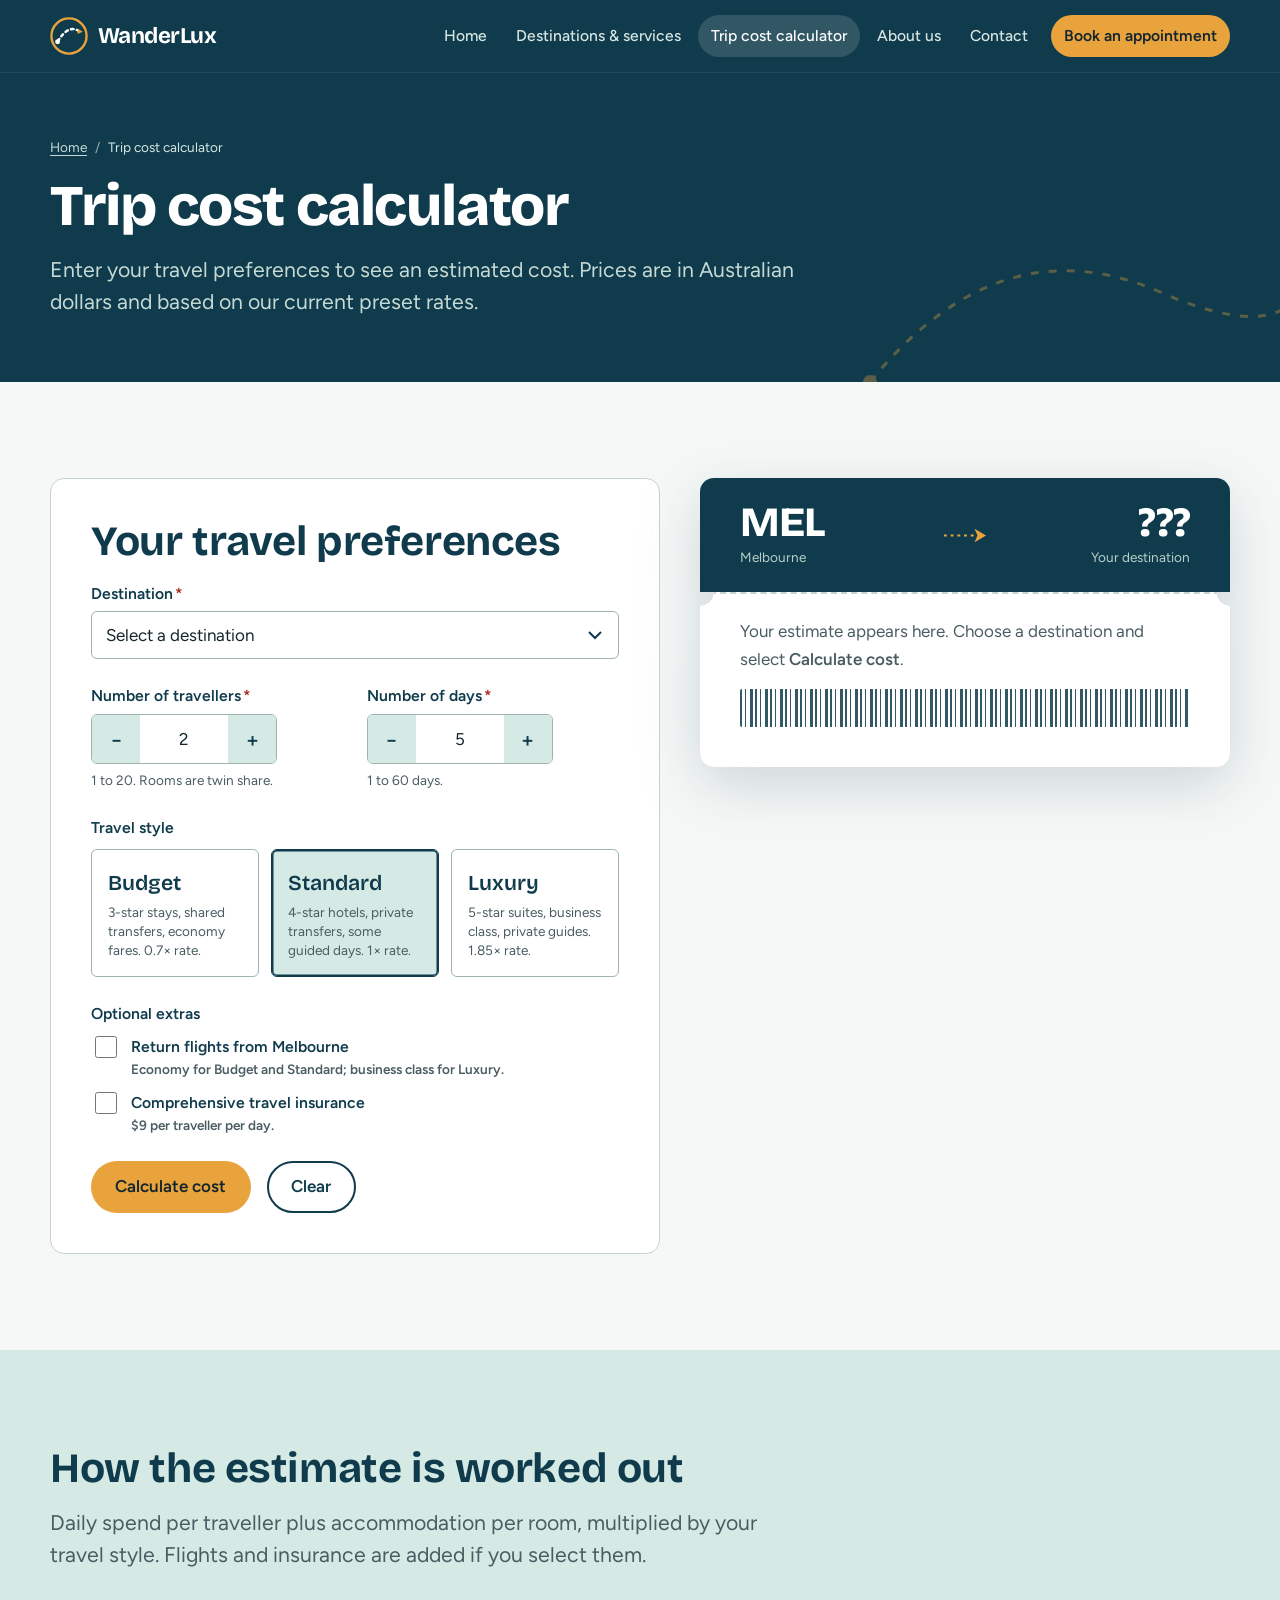
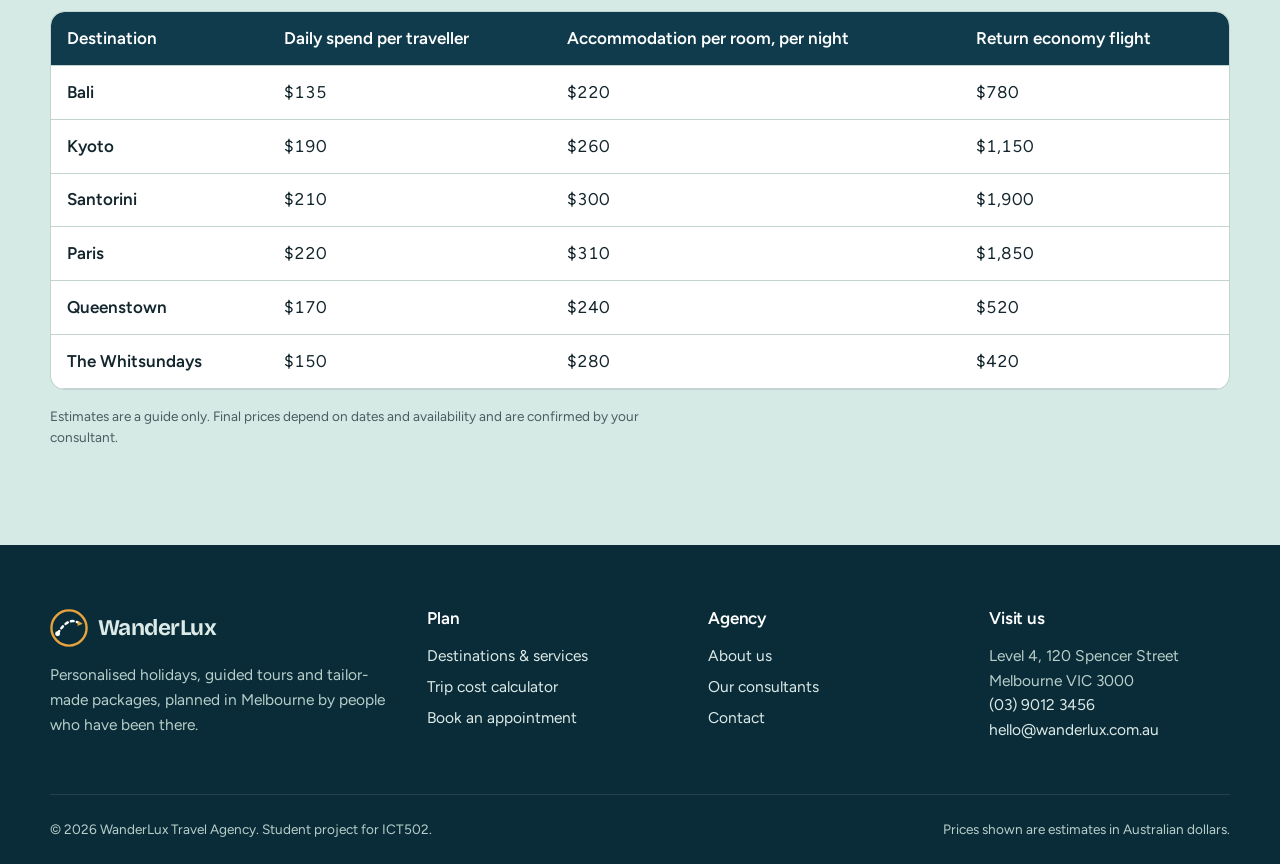
<file: calculator.html>
<!DOCTYPE html>
<html lang="en-AU">
<head>
  <meta charset="UTF-8">
  <meta name="viewport" content="width=device-width, initial-scale=1">
  <title>Trip Cost Calculator | Estimate Your Holiday Cost | WanderLux</title>
  <meta name="description" content="Estimate the cost of your next holiday. Choose a destination, number of travellers, days and travel style to get an instant price in Australian dollars.">
  <meta name="author" content="WanderLux Travel Agency">
  <meta name="theme-color" content="#0F3B4C">
  <meta property="og:type" content="website">
  <meta property="og:site_name" content="WanderLux Travel Agency">
  <meta property="og:title" content="Trip Cost Calculator | Estimate Your Holiday Cost | WanderLux">
  <meta property="og:description" content="Estimate the cost of your next holiday. Choose a destination, number of travellers, days and travel style to get an instant price in Australian dollars.">
  <meta property="og:image" content="images/og-image.svg">
  <link rel="icon" href="images/favicon.svg" type="image/svg+xml">
  <link rel="preload" href="fonts/bricolage-grotesque-latin-wght-normal.woff2" as="font" type="font/woff2" crossorigin>
  <link rel="stylesheet" href="css/style.css">
  <script>document.documentElement.classList.add("js");</script>
  <script src="js/config.js" defer></script>
  <script src="js/main.js" defer></script>
  <script src="js/validation.js" defer></script>
  <script src="js/calculator.js" defer></script>
</head>
<body>
  <a class="skip-link" href="#main">Skip to main content</a>
  <header class="site-header">
    <div class="container">
      <a class="brand" href="index.html" aria-label="WanderLux Travel Agency — home">
        <svg viewBox="0 0 40 40" aria-hidden="true" focusable="false">
  <circle cx="20" cy="20" r="18.5" fill="none" stroke="#E8A33D" stroke-width="2.5"/>
  <path d="M8 26 Q20 6 32 16" fill="none" stroke="#FFFFFF" stroke-width="2.5" stroke-dasharray="3 3.5" stroke-linecap="round"/>
  <path d="M29.5 12.5 l5 3 -5.6 2.4z" fill="#E8A33D"/>
  <circle cx="8" cy="26" r="2.6" fill="#FFFFFF"/>
</svg>
        <span class="brand-name">WanderLux</span>
      </a>
      <button class="nav-toggle" type="button" aria-expanded="false" aria-controls="site-nav">
        <span class="nav-toggle-bars" aria-hidden="true"><span></span></span>
        <span class="nav-toggle-text">Menu</span>
      </button>
      <nav class="site-nav" id="site-nav" aria-label="Main">
        <ul class="nav-list">
          <li><a href="index.html">Home</a></li>
          <li><a href="services.html">Destinations & services</a></li>
          <li><a href="calculator.html" aria-current="page">Trip cost calculator</a></li>
          <li><a href="about.html">About us</a></li>
          <li><a href="contact.html">Contact</a></li>
          <li class="nav-cta"><a href="appointment.html">Book an appointment</a></li>
        </ul>
      </nav>
    </div>
  </header>

  <main id="main">
    <section class="page-banner">
      <svg class="route-deco" viewBox="0 0 460 200" aria-hidden="true" focusable="false">
  <path d="M10 180 Q140 20 300 90 T450 30" fill="none" stroke="#E8A33D" stroke-width="3" stroke-dasharray="8 10"/>
  <circle cx="10" cy="180" r="7" fill="#E8A33D"/><circle cx="450" cy="30" r="7" fill="none" stroke="#E8A33D" stroke-width="3"/>
</svg>
      <div class="container">
        <nav class="breadcrumb" aria-label="Breadcrumb">
          <ol><li><a href="index.html">Home</a></li><li aria-current="page">Trip cost calculator</li></ol>
        </nav>
        <h1>Trip cost calculator</h1>
        <p>Enter your travel preferences to see an estimated cost. Prices are in Australian dollars and based on our current preset rates.</p>
      </div>
    </section>

    <section class="section" aria-labelledby="calc-title">
      <div class="container calc-layout">
        <div class="form-panel">
          <h2 id="calc-title">Your travel preferences</h2>
          <form id="trip-form" novalidate>
            <div class="form-grid">
              <div class="field field--full">
                <label for="destination">Destination<span class="req" aria-hidden="true">*</span></label>
                <select id="destination" name="destination" required aria-describedby="destination-error">
                  <option value="">Select a destination</option>
                </select>
                <p class="error-msg" id="destination-error"></p>
              </div>
              <div class="field">
                <label for="travellers">Number of travellers<span class="req" aria-hidden="true">*</span></label>
                <div class="stepper">
                  <button type="button" data-step="-1" data-target="travellers" aria-label="Remove a traveller">−</button>
                  <input type="number" id="travellers" name="travellers" min="1" max="20" step="1" value="2" required inputmode="numeric" aria-describedby="travellers-hint travellers-error">
                  <button type="button" data-step="1" data-target="travellers" aria-label="Add a traveller">+</button>
                </div>
                <p class="hint" id="travellers-hint">1 to 20. Rooms are twin share.</p>
                <p class="error-msg" id="travellers-error"></p>
              </div>
              <div class="field">
                <label for="days">Number of days<span class="req" aria-hidden="true">*</span></label>
                <div class="stepper">
                  <button type="button" data-step="-1" data-target="days" aria-label="Remove a day">−</button>
                  <input type="number" id="days" name="days" min="1" max="60" step="1" value="5" required inputmode="numeric" aria-describedby="days-hint days-error">
                  <button type="button" data-step="1" data-target="days" aria-label="Add a day">+</button>
                </div>
                <p class="hint" id="days-hint">1 to 60 days.</p>
                <p class="error-msg" id="days-error"></p>
              </div>
              <fieldset class="field field--full style-options">
                <legend>Travel style</legend>
                <div class="style-option">
                  <input type="radio" id="style-budget" name="style" value="budget">
                  <label for="style-budget"><span class="style-name">Budget</span><span class="style-desc">3-star stays, shared transfers, economy fares. 0.7× rate.</span></label>
                </div>
                <div class="style-option">
                  <input type="radio" id="style-standard" name="style" value="standard" checked>
                  <label for="style-standard"><span class="style-name">Standard</span><span class="style-desc">4-star hotels, private transfers, some guided days. 1× rate.</span></label>
                </div>
                <div class="style-option">
                  <input type="radio" id="style-luxury" name="style" value="luxury">
                  <label for="style-luxury"><span class="style-name">Luxury</span><span class="style-desc">5-star suites, business class, private guides. 1.85× rate.</span></label>
                </div>
              </fieldset>
              <fieldset class="field field--full checks">
                <legend>Optional extras</legend>
                <label class="check"><input type="checkbox" id="flights" name="flights"><span>Return flights from Melbourne<small>Economy for Budget and Standard; business class for Luxury.</small></span></label>
                <label class="check"><input type="checkbox" id="insurance" name="insurance"><span>Comprehensive travel insurance<small>$9 per traveller per day.</small></span></label>
              </fieldset>
            </div>
            <div class="form-actions">
              <button class="btn btn--primary" type="submit">Calculate cost</button>
              <button class="btn btn--outline" type="reset">Clear</button>
            </div>
          </form>
        </div>

        <aside class="ticket" id="ticket" tabindex="-1" aria-labelledby="ticket-title" aria-live="polite">
          <div class="ticket-top">
            <div><div class="ticket-code">MEL</div><div class="ticket-city">Melbourne</div></div>
            <svg class="ticket-plane" viewBox="0 0 48 24" aria-hidden="true"><path d="M2 12h34" stroke="currentColor" stroke-width="2" stroke-dasharray="3 4"/><path d="M34 5l12 7-12 7 3-7z" fill="currentColor"/></svg>
            <div class="to"><div class="ticket-code" id="t-code">???</div><div class="ticket-city" id="t-city">Your destination</div></div>
          </div>
          <div class="ticket-body">
            <h2 id="ticket-title" class="visually-hidden">Your estimate</h2>
            <p class="ticket-empty" id="ticket-empty">Your estimate appears here. Choose a destination and select <strong>Calculate cost</strong>.</p>
            <div id="ticket-result" hidden>
              <dl class="ticket-meta">
                <div><dt>Travellers</dt><dd id="t-travellers"></dd></div>
                <div><dt>Days</dt><dd id="t-days"></dd></div>
                <div><dt>Style</dt><dd id="t-style"></dd></div>
              </dl>
              <p class="ticket-total-label">Estimated total</p>
              <p class="ticket-total" id="t-total"></p>
              <p class="form-note" id="t-pp" style="margin:-.6rem 0 1rem"></p>
              <p class="ticket-note" id="t-note"></p>
              <table class="breakdown">
                <caption>Cost breakdown</caption>
                <tbody id="t-rows"></tbody>
                <tfoot id="t-foot"></tfoot>
              </table>
              <a class="btn btn--primary" id="t-request" href="appointment.html">Discuss this trip with a consultant</a>
            </div>
            <div class="ticket-barcode" aria-hidden="true"></div>
          </div>
        </aside>
      </div>
    </section>

    <section class="section section--tint" aria-labelledby="rates-title">
      <div class="container">
        <div class="section-head reveal">
          <h2 id="rates-title">How the estimate is worked out</h2>
          <p class="lede">Daily spend per traveller plus accommodation per room, multiplied by your travel style. Flights and insurance are added if you select them.</p>
        </div>
        <div class="table-scroll reveal">
          <table class="rates-table">
            <caption class="visually-hidden">Preset rates per destination, Standard style, in Australian dollars</caption>
            <thead><tr><th scope="col">Destination</th><th scope="col">Daily spend per traveller</th><th scope="col">Accommodation per room, per night</th><th scope="col">Return economy flight</th></tr></thead>
            <tbody>
              <tr><th scope="row">Bali</th><td>$135</td><td>$220</td><td>$780</td></tr>
              <tr><th scope="row">Kyoto</th><td>$190</td><td>$260</td><td>$1,150</td></tr>
              <tr><th scope="row">Santorini</th><td>$210</td><td>$300</td><td>$1,900</td></tr>
              <tr><th scope="row">Paris</th><td>$220</td><td>$310</td><td>$1,850</td></tr>
              <tr><th scope="row">Queenstown</th><td>$170</td><td>$240</td><td>$520</td></tr>
              <tr><th scope="row">The Whitsundays</th><td>$150</td><td>$280</td><td>$420</td></tr>
            </tbody>
          </table>
        </div>
        <p class="form-note" style="margin-top:1rem">Estimates are a guide only. Final prices depend on dates and availability and are confirmed by your consultant.</p>
      </div>
    </section>

  </main>

  <footer class="site-footer">
    <div class="container">
      <div class="footer-grid">
        <div>
          <a class="brand" href="index.html" aria-label="WanderLux Travel Agency — home">
            <svg viewBox="0 0 40 40" aria-hidden="true" focusable="false">
  <circle cx="20" cy="20" r="18.5" fill="none" stroke="#E8A33D" stroke-width="2.5"/>
  <path d="M8 26 Q20 6 32 16" fill="none" stroke="#FFFFFF" stroke-width="2.5" stroke-dasharray="3 3.5" stroke-linecap="round"/>
  <path d="M29.5 12.5 l5 3 -5.6 2.4z" fill="#E8A33D"/>
  <circle cx="8" cy="26" r="2.6" fill="#FFFFFF"/>
</svg>
            <span class="brand-name">WanderLux</span>
          </a>
          <p style="margin-top:1rem">Personalised holidays, guided tours and tailor-made packages, planned in Melbourne by people who have been there.</p>
        </div>
        <div>
          <h2>Plan</h2>
          <ul>
            <li><a href="services.html">Destinations &amp; services</a></li>
            <li><a href="calculator.html">Trip cost calculator</a></li>
            <li><a href="appointment.html">Book an appointment</a></li>
          </ul>
        </div>
        <div>
          <h2>Agency</h2>
          <ul>
            <li><a href="about.html">About us</a></li>
            <li><a href="about.html#team">Our consultants</a></li>
            <li><a href="contact.html">Contact</a></li>
          </ul>
        </div>
        <div>
          <h2>Visit us</h2>
          <address>
            Level 4, 120 Spencer Street<br>Melbourne VIC 3000<br>
            <a href="tel:+61390123456">(03) 9012 3456</a><br>
            <a href="mailto:hello@wanderlux.com.au">hello@wanderlux.com.au</a>
          </address>
        </div>
      </div>
      <div class="footer-bottom">
        <p>&copy; <span data-year>2026</span> WanderLux Travel Agency. Student project for ICT502.</p>
        <p>Prices shown are estimates in Australian dollars.</p>
      </div>
    </div>
  </footer>
</body>
</html>
</file>
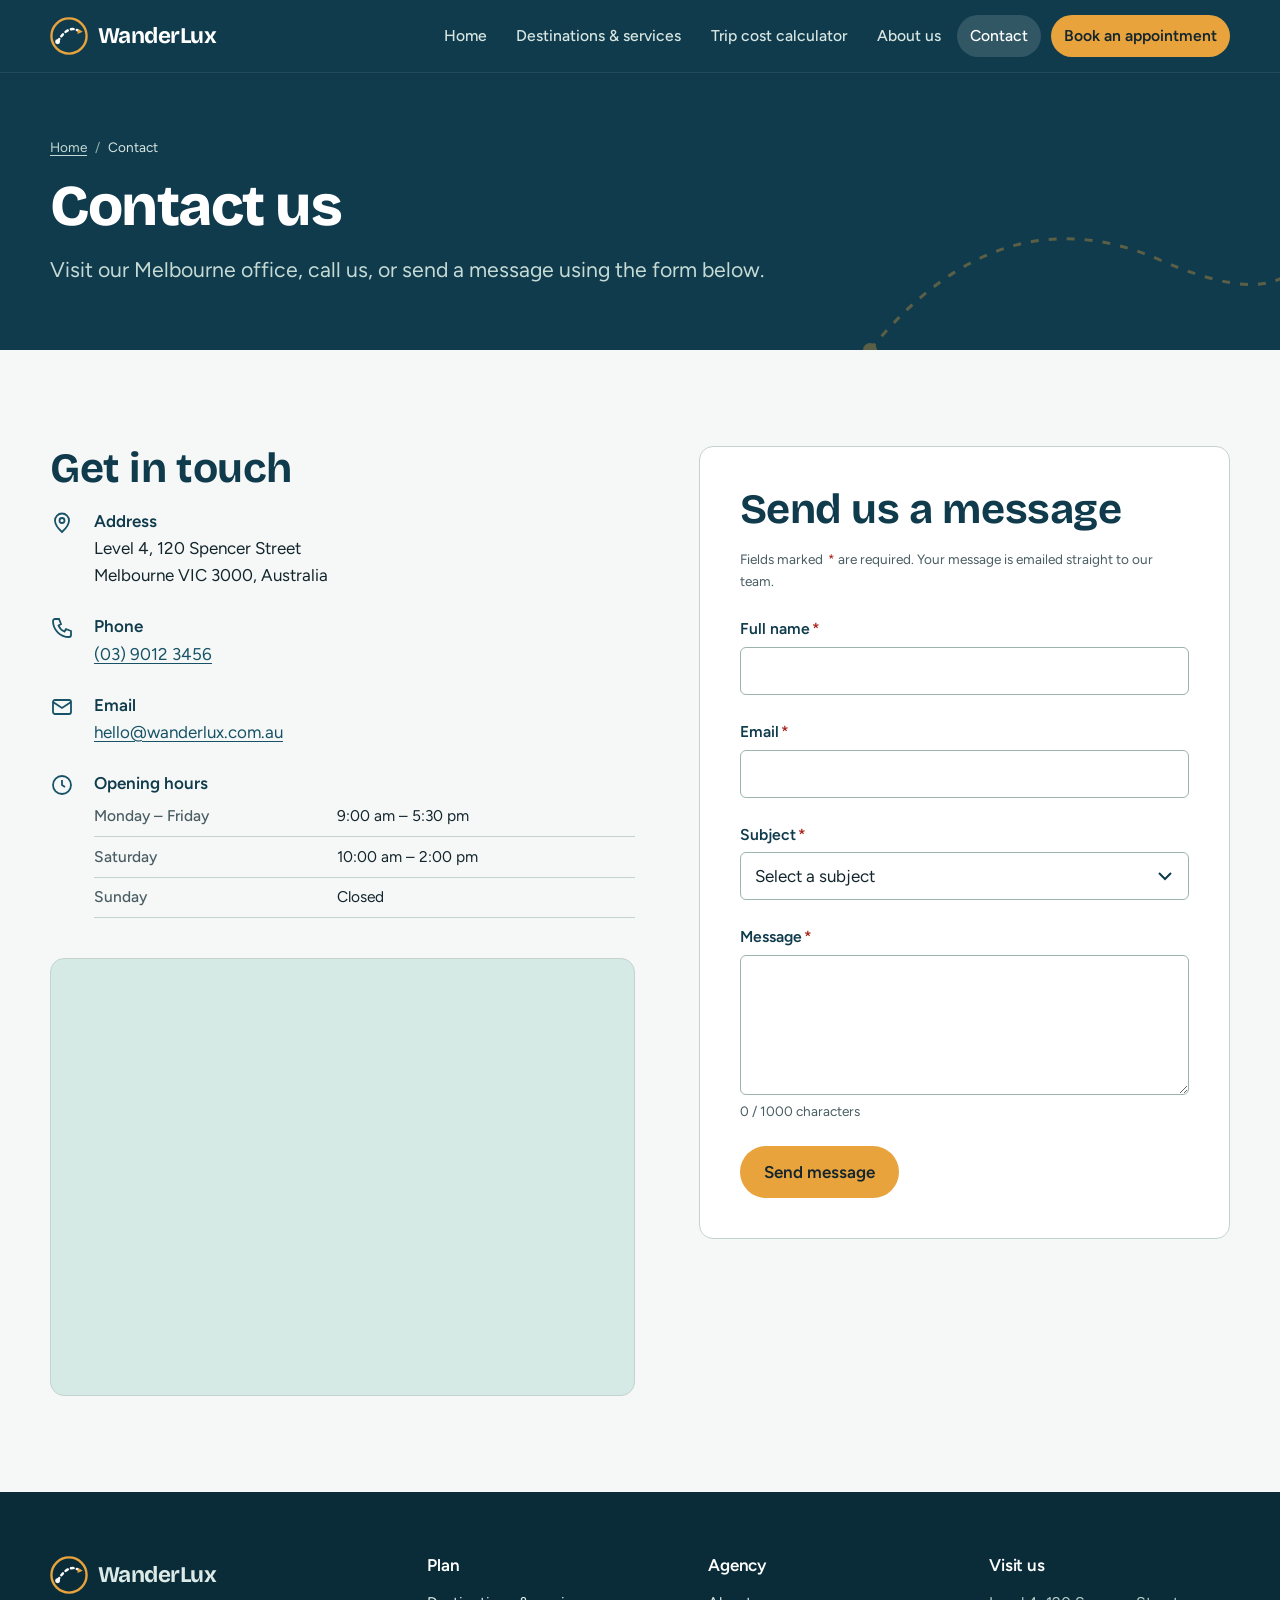
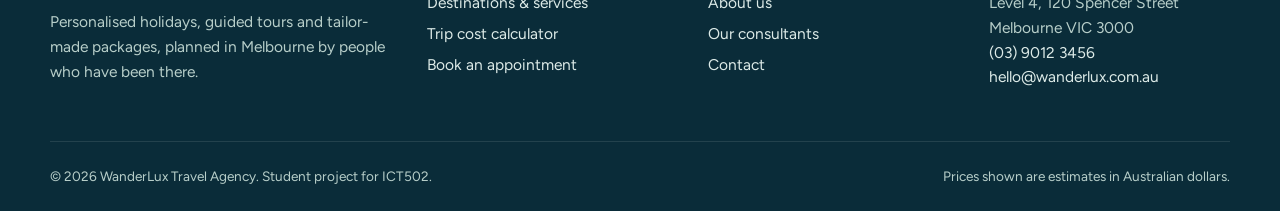
<file: contact.html>
<!DOCTYPE html>
<html lang="en-AU">
<head>
  <meta charset="UTF-8">
  <meta name="viewport" content="width=device-width, initial-scale=1">
  <title>Contact WanderLux | Melbourne Travel Agency Address, Phone & Email</title>
  <meta name="description" content="Contact WanderLux Travel Agency at 120 Spencer Street, Melbourne. Call (03) 9012 3456, email us, or send a message using our contact form.">
  <meta name="author" content="WanderLux Travel Agency">
  <meta name="theme-color" content="#0F3B4C">
  <meta property="og:type" content="website">
  <meta property="og:site_name" content="WanderLux Travel Agency">
  <meta property="og:title" content="Contact WanderLux | Melbourne Travel Agency Address, Phone & Email">
  <meta property="og:description" content="Contact WanderLux Travel Agency at 120 Spencer Street, Melbourne. Call (03) 9012 3456, email us, or send a message using our contact form.">
  <meta property="og:image" content="images/og-image.svg">
  <link rel="icon" href="images/favicon.svg" type="image/svg+xml">
  <link rel="preload" href="fonts/bricolage-grotesque-latin-wght-normal.woff2" as="font" type="font/woff2" crossorigin>
  <link rel="stylesheet" href="css/style.css">
  <script>document.documentElement.classList.add("js");</script>
  <script src="js/config.js" defer></script>
  <script src="js/main.js" defer></script>
  <script src="js/validation.js" defer></script>
  <script src="js/forms.js" defer></script>
</head>
<body>
  <a class="skip-link" href="#main">Skip to main content</a>
  <header class="site-header">
    <div class="container">
      <a class="brand" href="index.html" aria-label="WanderLux Travel Agency — home">
        <svg viewBox="0 0 40 40" aria-hidden="true" focusable="false">
  <circle cx="20" cy="20" r="18.5" fill="none" stroke="#E8A33D" stroke-width="2.5"/>
  <path d="M8 26 Q20 6 32 16" fill="none" stroke="#FFFFFF" stroke-width="2.5" stroke-dasharray="3 3.5" stroke-linecap="round"/>
  <path d="M29.5 12.5 l5 3 -5.6 2.4z" fill="#E8A33D"/>
  <circle cx="8" cy="26" r="2.6" fill="#FFFFFF"/>
</svg>
        <span class="brand-name">WanderLux</span>
      </a>
      <button class="nav-toggle" type="button" aria-expanded="false" aria-controls="site-nav">
        <span class="nav-toggle-bars" aria-hidden="true"><span></span></span>
        <span class="nav-toggle-text">Menu</span>
      </button>
      <nav class="site-nav" id="site-nav" aria-label="Main">
        <ul class="nav-list">
          <li><a href="index.html">Home</a></li>
          <li><a href="services.html">Destinations & services</a></li>
          <li><a href="calculator.html">Trip cost calculator</a></li>
          <li><a href="about.html">About us</a></li>
          <li><a href="contact.html" aria-current="page">Contact</a></li>
          <li class="nav-cta"><a href="appointment.html">Book an appointment</a></li>
        </ul>
      </nav>
    </div>
  </header>

  <main id="main">
    <section class="page-banner">
      <svg class="route-deco" viewBox="0 0 460 200" aria-hidden="true" focusable="false">
  <path d="M10 180 Q140 20 300 90 T450 30" fill="none" stroke="#E8A33D" stroke-width="3" stroke-dasharray="8 10"/>
  <circle cx="10" cy="180" r="7" fill="#E8A33D"/><circle cx="450" cy="30" r="7" fill="none" stroke="#E8A33D" stroke-width="3"/>
</svg>
      <div class="container">
        <nav class="breadcrumb" aria-label="Breadcrumb">
          <ol><li><a href="index.html">Home</a></li><li aria-current="page">Contact</li></ol>
        </nav>
        <h1>Contact us</h1>
        <p>Visit our Melbourne office, call us, or send a message using the form below.</p>
      </div>
    </section>

    <section class="section" aria-labelledby="contact-title">
      <div class="container split">
        <div>
          <h2 id="contact-title">Get in touch</h2>
          <ul class="contact-details reveal">
            <li><svg viewBox="0 0 24 24" aria-hidden="true" fill="none" stroke="currentColor" stroke-width="1.8"><path d="M12 21s-7-6.2-7-11.5a7 7 0 0 1 14 0C19 14.8 12 21 12 21z"/><circle cx="12" cy="9.5" r="2.5"/></svg><div><strong>Address</strong><address>Level 4, 120 Spencer Street<br>Melbourne VIC 3000, Australia</address></div></li>
            <li><svg viewBox="0 0 24 24" aria-hidden="true" fill="none" stroke="currentColor" stroke-width="1.8"><path d="M5 3h4l2 5-2.5 1.5a11 11 0 0 0 6 6L16 13l5 2v4a2 2 0 0 1-2 2A16 16 0 0 1 3 5a2 2 0 0 1 2-2z"/></svg><div><strong>Phone</strong><a href="tel:+61390123456">(03) 9012 3456</a></div></li>
            <li><svg viewBox="0 0 24 24" aria-hidden="true" fill="none" stroke="currentColor" stroke-width="1.8"><rect x="3" y="5" width="18" height="14" rx="2"/><path d="M3 7l9 6 9-6"/></svg><div><strong>Email</strong><a href="mailto:hello@wanderlux.com.au">hello@wanderlux.com.au</a></div></li>
            <li><svg viewBox="0 0 24 24" aria-hidden="true" fill="none" stroke="currentColor" stroke-width="1.8"><circle cx="12" cy="12" r="9"/><path d="M12 7v5l3 2"/></svg><div><strong>Opening hours</strong>
              <table class="hours"><caption class="visually-hidden">Opening hours</caption><tbody>
                <tr><th scope="row">Monday – Friday</th><td>9:00 am – 5:30 pm</td></tr>
                <tr><th scope="row">Saturday</th><td>10:00 am – 2:00 pm</td></tr>
                <tr><th scope="row">Sunday</th><td>Closed</td></tr>
              </tbody></table></div></li>
          </ul>
          <div class="map-frame reveal">
            <iframe title="Map showing WanderLux at 120 Spencer Street, Melbourne"
              src="https://www.google.com/maps?q=120+Spencer+Street,+Melbourne+VIC+3000&amp;output=embed"
              loading="lazy" referrerpolicy="no-referrer-when-downgrade"></iframe>
          </div>
        </div>

        <div class="form-panel">
          <h2>Send us a message</h2>
          <p class="form-note" style="margin-bottom:1.5rem">Fields marked <span class="req">*</span> are required. Your message is emailed straight to our team.</p>
          <form id="contact-form" data-email-form data-subject="Website enquiry"
                data-success-message="<p><strong>Thanks {name}, your message has been sent.</strong></p><p>A member of our team will reply by email within one business day.</p>" novalidate>
            <div class="form-grid">
              <div class="field field--full">
                <label for="name">Full name<span class="req" aria-hidden="true">*</span></label>
                <input type="text" id="name" name="name" autocomplete="name" required data-rule="name" aria-describedby="name-error">
                <p class="error-msg" id="name-error"></p>
              </div>
              <div class="field field--full">
                <label for="email">Email<span class="req" aria-hidden="true">*</span></label>
                <input type="email" id="email" name="email" autocomplete="email" required aria-describedby="email-error">
                <p class="error-msg" id="email-error"></p>
              </div>
              <div class="field field--full">
                <label for="subject">Subject<span class="req" aria-hidden="true">*</span></label>
                <select id="subject" name="topic" required data-label="Subject" aria-describedby="subject-error">
                  <option value="">Select a subject</option>
                  <option>General question</option>
                  <option>Existing booking</option>
                  <option>Group or corporate travel</option>
                  <option>Feedback</option>
                </select>
                <p class="error-msg" id="subject-error"></p>
              </div>
              <div class="field field--full">
                <label for="message">Message<span class="req" aria-hidden="true">*</span></label>
                <textarea id="message" name="message" required minlength="10" maxlength="1000" aria-describedby="message-hint message-error"></textarea>
                <p class="hint" id="message-hint"><span data-counter></span></p>
                <p class="error-msg" id="message-error"></p>
              </div>
              <div class="honeypot" aria-hidden="true"><label for="_honey">Leave this empty</label><input type="text" id="_honey" name="_honey" tabindex="-1" autocomplete="off"></div>
            </div>
            <div class="form-actions">
              <button class="btn btn--primary" type="submit">Send message</button>
            </div>
            <div class="form-status" role="status" tabindex="-1"></div>
          </form>
        </div>
      </div>
    </section>

  </main>

  <footer class="site-footer">
    <div class="container">
      <div class="footer-grid">
        <div>
          <a class="brand" href="index.html" aria-label="WanderLux Travel Agency — home">
            <svg viewBox="0 0 40 40" aria-hidden="true" focusable="false">
  <circle cx="20" cy="20" r="18.5" fill="none" stroke="#E8A33D" stroke-width="2.5"/>
  <path d="M8 26 Q20 6 32 16" fill="none" stroke="#FFFFFF" stroke-width="2.5" stroke-dasharray="3 3.5" stroke-linecap="round"/>
  <path d="M29.5 12.5 l5 3 -5.6 2.4z" fill="#E8A33D"/>
  <circle cx="8" cy="26" r="2.6" fill="#FFFFFF"/>
</svg>
            <span class="brand-name">WanderLux</span>
          </a>
          <p style="margin-top:1rem">Personalised holidays, guided tours and tailor-made packages, planned in Melbourne by people who have been there.</p>
        </div>
        <div>
          <h2>Plan</h2>
          <ul>
            <li><a href="services.html">Destinations &amp; services</a></li>
            <li><a href="calculator.html">Trip cost calculator</a></li>
            <li><a href="appointment.html">Book an appointment</a></li>
          </ul>
        </div>
        <div>
          <h2>Agency</h2>
          <ul>
            <li><a href="about.html">About us</a></li>
            <li><a href="about.html#team">Our consultants</a></li>
            <li><a href="contact.html">Contact</a></li>
          </ul>
        </div>
        <div>
          <h2>Visit us</h2>
          <address>
            Level 4, 120 Spencer Street<br>Melbourne VIC 3000<br>
            <a href="tel:+61390123456">(03) 9012 3456</a><br>
            <a href="mailto:hello@wanderlux.com.au">hello@wanderlux.com.au</a>
          </address>
        </div>
      </div>
      <div class="footer-bottom">
        <p>&copy; <span data-year>2026</span> WanderLux Travel Agency. Student project for ICT502.</p>
        <p>Prices shown are estimates in Australian dollars.</p>
      </div>
    </div>
  </footer>
</body>
</html>
</file>
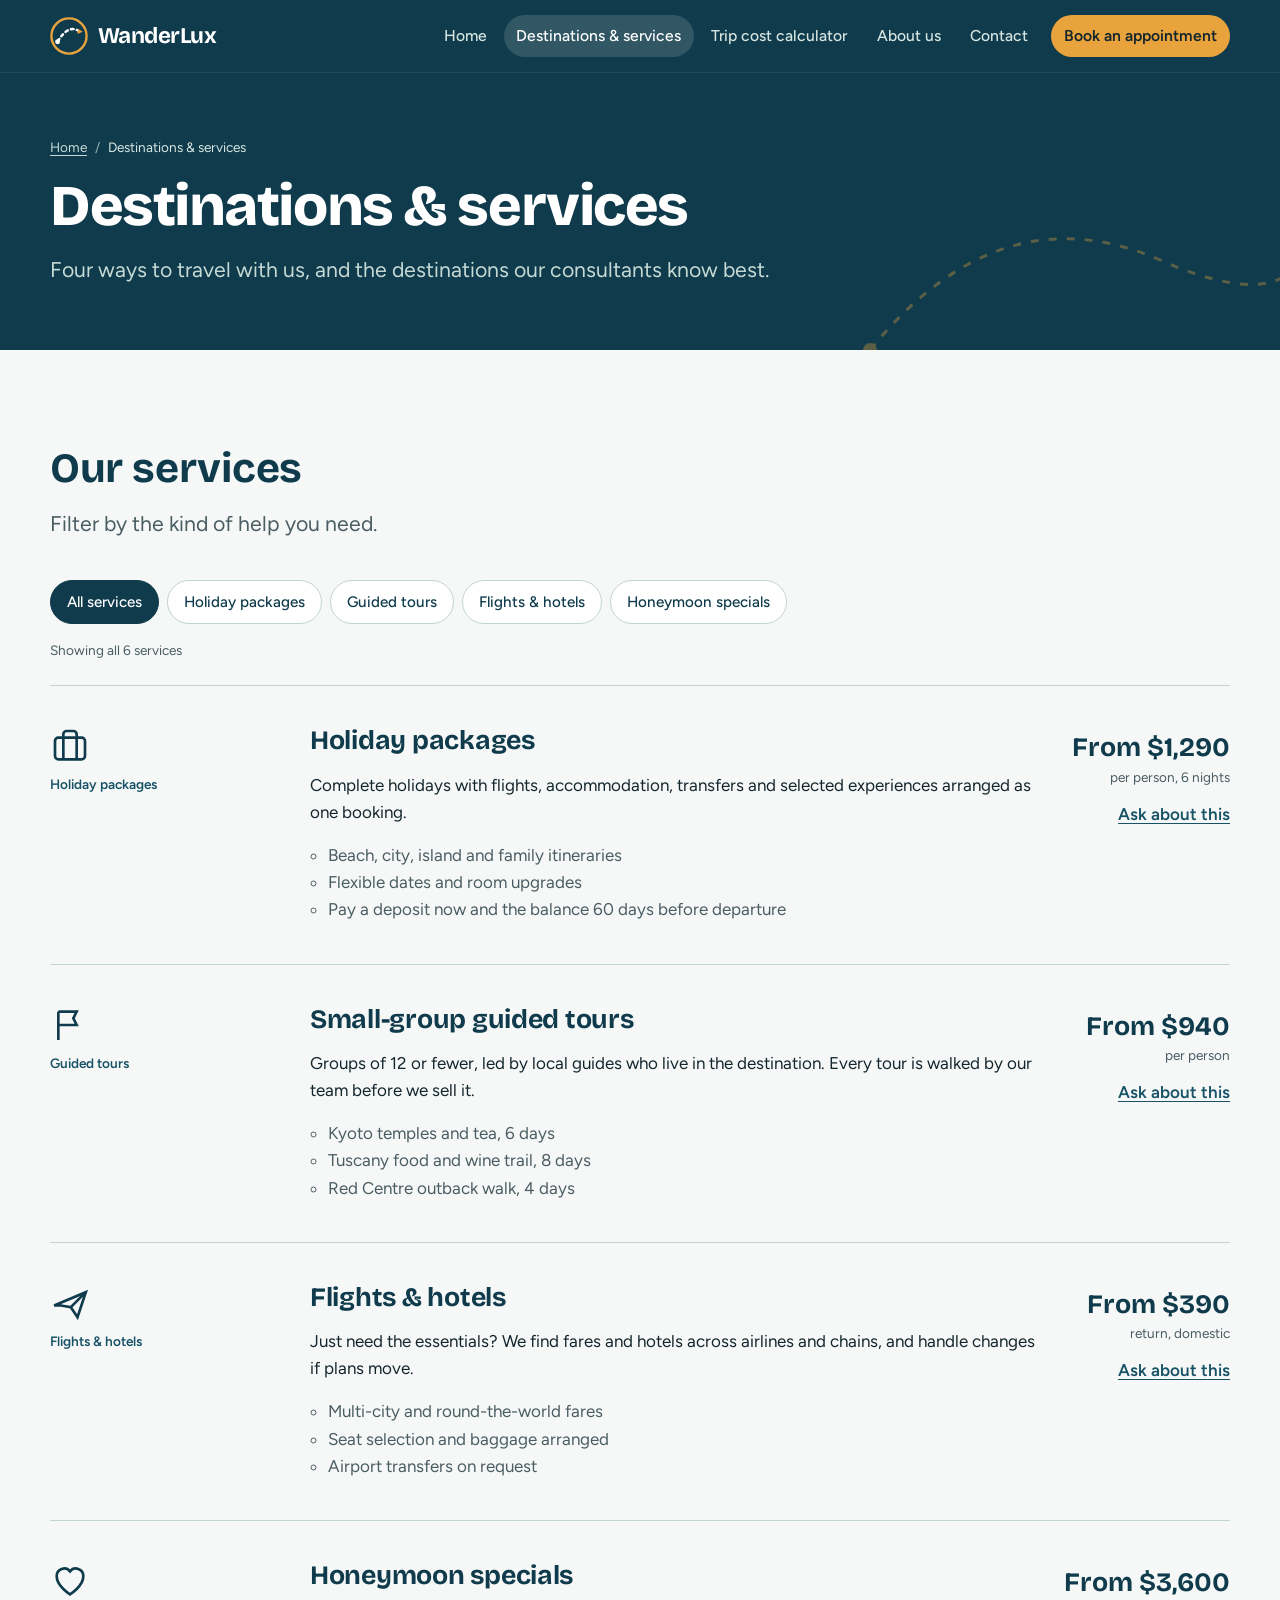
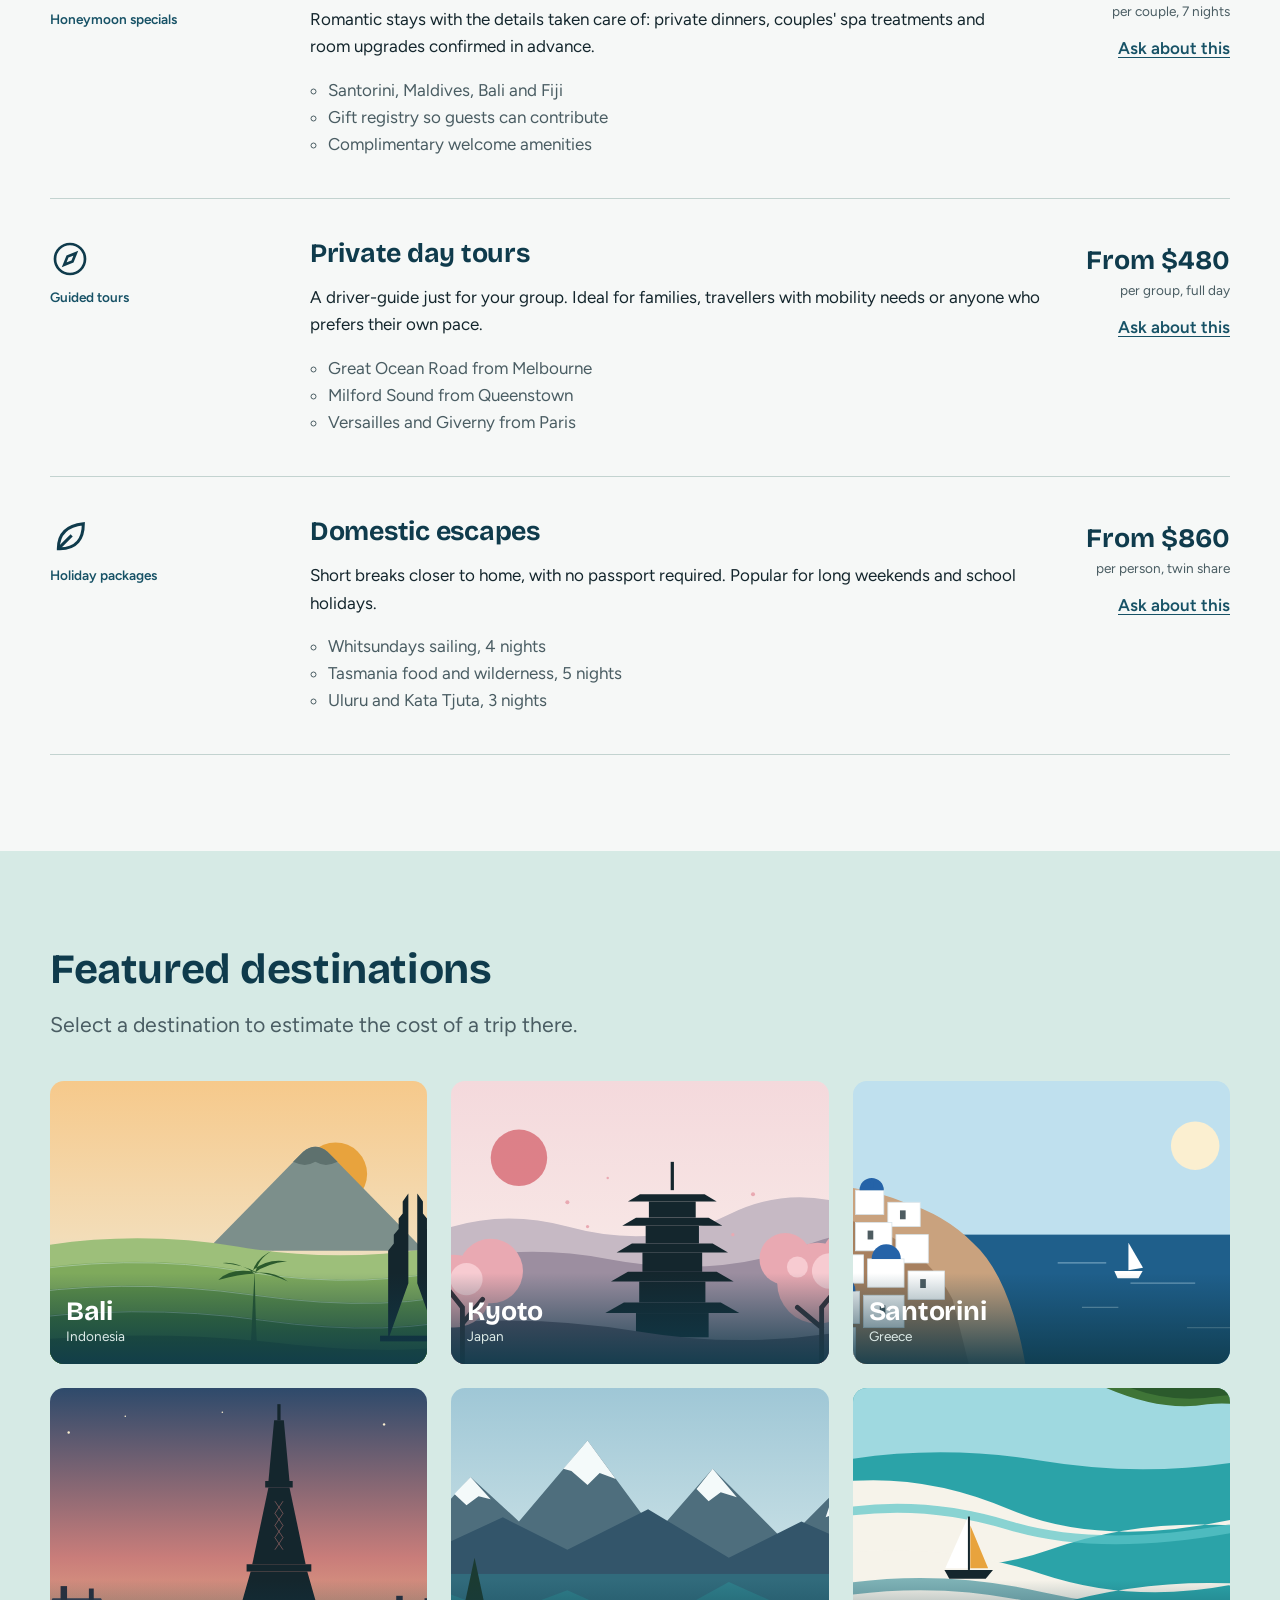
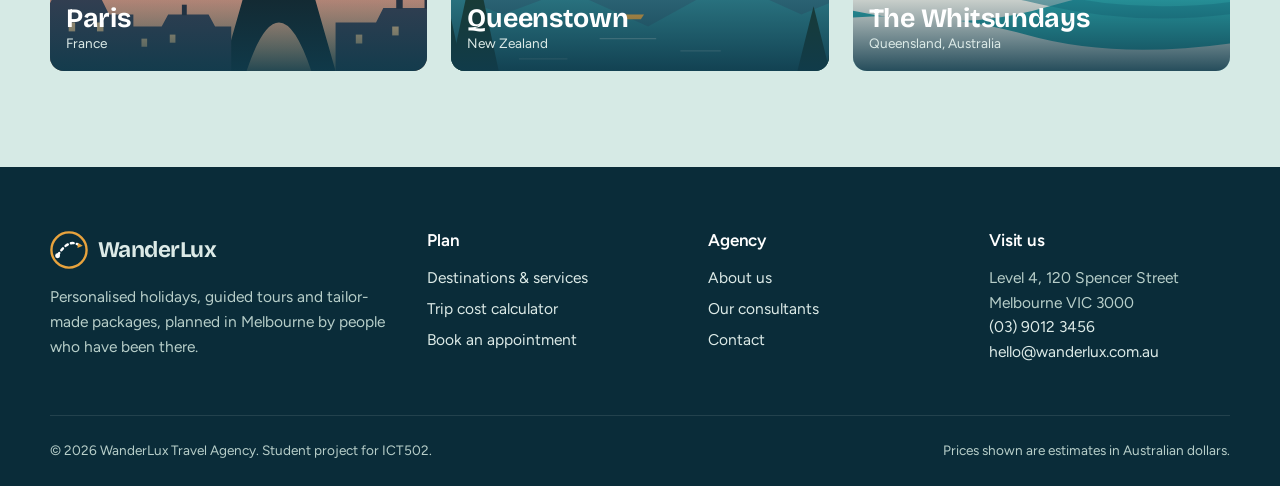
<file: services.html>
<!DOCTYPE html>
<html lang="en-AU">
<head>
  <meta charset="UTF-8">
  <meta name="viewport" content="width=device-width, initial-scale=1">
  <title>Destinations & Travel Services | Holiday Packages, Tours, Honeymoons | WanderLux</title>
  <meta name="description" content="Holiday packages, small-group guided tours, flights and hotels, and honeymoon specials to Bali, Kyoto, Santorini, Paris, Queenstown and the Whitsundays.">
  <meta name="author" content="WanderLux Travel Agency">
  <meta name="theme-color" content="#0F3B4C">
  <meta property="og:type" content="website">
  <meta property="og:site_name" content="WanderLux Travel Agency">
  <meta property="og:title" content="Destinations & Travel Services | Holiday Packages, Tours, Honeymoons | WanderLux">
  <meta property="og:description" content="Holiday packages, small-group guided tours, flights and hotels, and honeymoon specials to Bali, Kyoto, Santorini, Paris, Queenstown and the Whitsundays.">
  <meta property="og:image" content="images/og-image.svg">
  <link rel="icon" href="images/favicon.svg" type="image/svg+xml">
  <link rel="preload" href="fonts/bricolage-grotesque-latin-wght-normal.woff2" as="font" type="font/woff2" crossorigin>
  <link rel="stylesheet" href="css/style.css">
  <script>document.documentElement.classList.add("js");</script>
  <script src="js/config.js" defer></script>
  <script src="js/main.js" defer></script>
</head>
<body>
  <a class="skip-link" href="#main">Skip to main content</a>
  <header class="site-header">
    <div class="container">
      <a class="brand" href="index.html" aria-label="WanderLux Travel Agency — home">
        <svg viewBox="0 0 40 40" aria-hidden="true" focusable="false">
  <circle cx="20" cy="20" r="18.5" fill="none" stroke="#E8A33D" stroke-width="2.5"/>
  <path d="M8 26 Q20 6 32 16" fill="none" stroke="#FFFFFF" stroke-width="2.5" stroke-dasharray="3 3.5" stroke-linecap="round"/>
  <path d="M29.5 12.5 l5 3 -5.6 2.4z" fill="#E8A33D"/>
  <circle cx="8" cy="26" r="2.6" fill="#FFFFFF"/>
</svg>
        <span class="brand-name">WanderLux</span>
      </a>
      <button class="nav-toggle" type="button" aria-expanded="false" aria-controls="site-nav">
        <span class="nav-toggle-bars" aria-hidden="true"><span></span></span>
        <span class="nav-toggle-text">Menu</span>
      </button>
      <nav class="site-nav" id="site-nav" aria-label="Main">
        <ul class="nav-list">
          <li><a href="index.html">Home</a></li>
          <li><a href="services.html" aria-current="page">Destinations & services</a></li>
          <li><a href="calculator.html">Trip cost calculator</a></li>
          <li><a href="about.html">About us</a></li>
          <li><a href="contact.html">Contact</a></li>
          <li class="nav-cta"><a href="appointment.html">Book an appointment</a></li>
        </ul>
      </nav>
    </div>
  </header>

  <main id="main">
    <section class="page-banner">
      <svg class="route-deco" viewBox="0 0 460 200" aria-hidden="true" focusable="false">
  <path d="M10 180 Q140 20 300 90 T450 30" fill="none" stroke="#E8A33D" stroke-width="3" stroke-dasharray="8 10"/>
  <circle cx="10" cy="180" r="7" fill="#E8A33D"/><circle cx="450" cy="30" r="7" fill="none" stroke="#E8A33D" stroke-width="3"/>
</svg>
      <div class="container">
        <nav class="breadcrumb" aria-label="Breadcrumb">
          <ol><li><a href="index.html">Home</a></li><li aria-current="page">Destinations &amp; services</li></ol>
        </nav>
        <h1>Destinations & services</h1>
        <p>Four ways to travel with us, and the destinations our consultants know best.</p>
      </div>
    </section>

    <section class="section" aria-labelledby="services-title">
      <div class="container">
        <div class="section-head">
          <h2 id="services-title">Our services</h2>
          <p class="lede">Filter by the kind of help you need.</p>
        </div>
        <div class="filter-bar" data-filter-bar role="group" aria-label="Filter services">
          <button class="chip" type="button" data-filter="all" aria-pressed="true">All services</button>
          <button class="chip" type="button" data-filter="packages" aria-pressed="false">Holiday packages</button>
          <button class="chip" type="button" data-filter="tours" aria-pressed="false">Guided tours</button>
          <button class="chip" type="button" data-filter="flights" aria-pressed="false">Flights &amp; hotels</button>
          <button class="chip" type="button" data-filter="honeymoon" aria-pressed="false">Honeymoon specials</button>
        </div>
        <p class="filter-status" data-filter-status aria-live="polite"></p>
        <ul class="service-list">
          <li class="service reveal" data-category="packages">
            <div class="service-type"><svg viewBox="0 0 24 24" aria-hidden="true" fill="none" stroke="currentColor" stroke-width="1.6"><rect x="3" y="7" width="18" height="13" rx="2"/><path d="M8 7V5a2 2 0 0 1 2-2h4a2 2 0 0 1 2 2v2M8 7v13M16 7v13"/></svg>Holiday packages</div>
            <div>
              <h3>Holiday packages</h3>
              <p>Complete holidays with flights, accommodation, transfers and selected experiences arranged as one booking.</p>
              <ul><li>Beach, city, island and family itineraries</li><li>Flexible dates and room upgrades</li><li>Pay a deposit now and the balance 60 days before departure</li></ul>
            </div>
            <div class="service-price"><p class="price">From $1,290<small>per person, 6 nights</small></p><a class="text-link" href="appointment.html">Ask about this</a></div>
          </li>
          <li class="service reveal" data-category="tours">
            <div class="service-type"><svg viewBox="0 0 24 24" aria-hidden="true" fill="none" stroke="currentColor" stroke-width="1.6"><path d="M5 21V4M5 4h11l-2 4 2 4H5"/></svg>Guided tours</div>
            <div>
              <h3>Small-group guided tours</h3>
              <p>Groups of 12 or fewer, led by local guides who live in the destination. Every tour is walked by our team before we sell it.</p>
              <ul><li>Kyoto temples and tea, 6 days</li><li>Tuscany food and wine trail, 8 days</li><li>Red Centre outback walk, 4 days</li></ul>
            </div>
            <div class="service-price"><p class="price">From $940<small>per person</small></p><a class="text-link" href="appointment.html">Ask about this</a></div>
          </li>
          <li class="service reveal" data-category="flights">
            <div class="service-type"><svg viewBox="0 0 24 24" aria-hidden="true" fill="none" stroke="currentColor" stroke-width="1.6"><path d="M2.5 13.5l19-8-5 15-4-6-6-1z"/><path d="M12.5 14.5l9-9"/></svg>Flights & hotels</div>
            <div>
              <h3>Flights & hotels</h3>
              <p>Just need the essentials? We find fares and hotels across airlines and chains, and handle changes if plans move.</p>
              <ul><li>Multi-city and round-the-world fares</li><li>Seat selection and baggage arranged</li><li>Airport transfers on request</li></ul>
            </div>
            <div class="service-price"><p class="price">From $390<small>return, domestic</small></p><a class="text-link" href="appointment.html">Ask about this</a></div>
          </li>
          <li class="service reveal" data-category="honeymoon">
            <div class="service-type"><svg viewBox="0 0 24 24" aria-hidden="true" fill="none" stroke="currentColor" stroke-width="1.6"><path d="M12 20s-8-4.8-8-11a4.5 4.5 0 0 1 8-2.8A4.5 4.5 0 0 1 20 9c0 6.2-8 11-8 11z"/></svg>Honeymoon specials</div>
            <div>
              <h3>Honeymoon specials</h3>
              <p>Romantic stays with the details taken care of: private dinners, couples' spa treatments and room upgrades confirmed in advance.</p>
              <ul><li>Santorini, Maldives, Bali and Fiji</li><li>Gift registry so guests can contribute</li><li>Complimentary welcome amenities</li></ul>
            </div>
            <div class="service-price"><p class="price">From $3,600<small>per couple, 7 nights</small></p><a class="text-link" href="appointment.html">Ask about this</a></div>
          </li>
          <li class="service reveal" data-category="tours">
            <div class="service-type"><svg viewBox="0 0 24 24" aria-hidden="true" fill="none" stroke="currentColor" stroke-width="1.6"><circle cx="12" cy="12" r="9"/><path d="M15.5 8.5l-2 5-5 2 2-5z"/></svg>Guided tours</div>
            <div>
              <h3>Private day tours</h3>
              <p>A driver-guide just for your group. Ideal for families, travellers with mobility needs or anyone who prefers their own pace.</p>
              <ul><li>Great Ocean Road from Melbourne</li><li>Milford Sound from Queenstown</li><li>Versailles and Giverny from Paris</li></ul>
            </div>
            <div class="service-price"><p class="price">From $480<small>per group, full day</small></p><a class="text-link" href="appointment.html">Ask about this</a></div>
          </li>
          <li class="service reveal" data-category="packages">
            <div class="service-type"><svg viewBox="0 0 24 24" aria-hidden="true" fill="none" stroke="currentColor" stroke-width="1.8"><path d="M5 19C5 9 11 5 20 4c0 9-4 15-14 15z"/><path d="M5 19l8-8"/></svg>Holiday packages</div>
            <div>
              <h3>Domestic escapes</h3>
              <p>Short breaks closer to home, with no passport required. Popular for long weekends and school holidays.</p>
              <ul><li>Whitsundays sailing, 4 nights</li><li>Tasmania food and wilderness, 5 nights</li><li>Uluru and Kata Tjuta, 3 nights</li></ul>
            </div>
            <div class="service-price"><p class="price">From $860<small>per person, twin share</small></p><a class="text-link" href="appointment.html">Ask about this</a></div>
          </li>
        </ul>
      </div>
    </section>

    <section class="section section--tint" aria-labelledby="dest-title">
      <div class="container">
        <div class="section-head reveal">
          <h2 id="dest-title">Featured destinations</h2>
          <p class="lede">Select a destination to estimate the cost of a trip there.</p>
        </div>
        <ul class="dest-grid" data-stagger="90" style="list-style:none;margin:0;padding:0">
          <li class="dest reveal">
            <a href="calculator.html?dest=bali" aria-label="Estimate a trip to Bali">
              <img src="images/bali.svg" alt="Illustrated Balinese rice terraces and volcano" width="1200" height="700" loading="lazy">
              <div class="dest-label"><h3>Bali</h3><p>Indonesia</p></div>
            </a>
          </li>
          <li class="dest reveal">
            <a href="calculator.html?dest=kyoto" aria-label="Estimate a trip to Kyoto">
              <img src="images/kyoto.svg" alt="Illustrated Kyoto pagoda with cherry blossoms" width="1200" height="700" loading="lazy">
              <div class="dest-label"><h3>Kyoto</h3><p>Japan</p></div>
            </a>
          </li>
          <li class="dest reveal">
            <a href="calculator.html?dest=santorini" aria-label="Estimate a trip to Santorini">
              <img src="images/santorini.svg" alt="Illustrated Santorini cliff houses" width="1200" height="700" loading="lazy">
              <div class="dest-label"><h3>Santorini</h3><p>Greece</p></div>
            </a>
          </li>
          <li class="dest reveal">
            <a href="calculator.html?dest=paris" aria-label="Estimate a trip to Paris">
              <img src="images/paris.svg" alt="Illustrated Eiffel Tower at dusk" width="1200" height="700" loading="lazy">
              <div class="dest-label"><h3>Paris</h3><p>France</p></div>
            </a>
          </li>
          <li class="dest reveal">
            <a href="calculator.html?dest=queenstown" aria-label="Estimate a trip to Queenstown">
              <img src="images/queenstown.svg" alt="Illustrated alpine lake and peaks" width="1200" height="700" loading="lazy">
              <div class="dest-label"><h3>Queenstown</h3><p>New Zealand</p></div>
            </a>
          </li>
          <li class="dest reveal">
            <a href="calculator.html?dest=whitsundays" aria-label="Estimate a trip to The Whitsundays">
              <img src="images/whitsundays.svg" alt="Illustrated white sand swirls and turquoise water" width="1200" height="700" loading="lazy">
              <div class="dest-label"><h3>The Whitsundays</h3><p>Queensland, Australia</p></div>
            </a>
          </li>
        </ul>
      </div>
    </section>

  </main>

  <footer class="site-footer">
    <div class="container">
      <div class="footer-grid">
        <div>
          <a class="brand" href="index.html" aria-label="WanderLux Travel Agency — home">
            <svg viewBox="0 0 40 40" aria-hidden="true" focusable="false">
  <circle cx="20" cy="20" r="18.5" fill="none" stroke="#E8A33D" stroke-width="2.5"/>
  <path d="M8 26 Q20 6 32 16" fill="none" stroke="#FFFFFF" stroke-width="2.5" stroke-dasharray="3 3.5" stroke-linecap="round"/>
  <path d="M29.5 12.5 l5 3 -5.6 2.4z" fill="#E8A33D"/>
  <circle cx="8" cy="26" r="2.6" fill="#FFFFFF"/>
</svg>
            <span class="brand-name">WanderLux</span>
          </a>
          <p style="margin-top:1rem">Personalised holidays, guided tours and tailor-made packages, planned in Melbourne by people who have been there.</p>
        </div>
        <div>
          <h2>Plan</h2>
          <ul>
            <li><a href="services.html">Destinations &amp; services</a></li>
            <li><a href="calculator.html">Trip cost calculator</a></li>
            <li><a href="appointment.html">Book an appointment</a></li>
          </ul>
        </div>
        <div>
          <h2>Agency</h2>
          <ul>
            <li><a href="about.html">About us</a></li>
            <li><a href="about.html#team">Our consultants</a></li>
            <li><a href="contact.html">Contact</a></li>
          </ul>
        </div>
        <div>
          <h2>Visit us</h2>
          <address>
            Level 4, 120 Spencer Street<br>Melbourne VIC 3000<br>
            <a href="tel:+61390123456">(03) 9012 3456</a><br>
            <a href="mailto:hello@wanderlux.com.au">hello@wanderlux.com.au</a>
          </address>
        </div>
      </div>
      <div class="footer-bottom">
        <p>&copy; <span data-year>2026</span> WanderLux Travel Agency. Student project for ICT502.</p>
        <p>Prices shown are estimates in Australian dollars.</p>
      </div>
    </div>
  </footer>
</body>
</html>
</file>
<file: css/style.css>
/* =========================================================
   WanderLux Travel Agency — main stylesheet
   Structure:
   1. Fonts & design tokens
   2. Reset & base elements
   3. Layout helpers
   4. Header & navigation
   5. Hero carousel (home)
   6. Page sections & components
   7. Forms (shared by calculator, appointment, contact)
   8. Trip cost calculator
   9. Footer
   10. Scroll-reveal animation
   11. Responsive breakpoints
   ========================================================= */

/* ---------- 1. Fonts & design tokens ---------- */
@font-face {
  font-family: "Bricolage Grotesque";
  src: url("../fonts/bricolage-grotesque-latin-wght-normal.woff2") format("woff2");
  font-weight: 200 800;
  font-display: swap;
}
@font-face { font-family: "Figtree"; src: url("../fonts/figtree-latin-400-normal.woff2") format("woff2"); font-weight: 400; font-display: swap; }
@font-face { font-family: "Figtree"; src: url("../fonts/figtree-latin-400-italic.woff2") format("woff2"); font-weight: 400; font-style: italic; font-display: swap; }
@font-face { font-family: "Figtree"; src: url("../fonts/figtree-latin-500-normal.woff2") format("woff2"); font-weight: 500; font-display: swap; }
@font-face { font-family: "Figtree"; src: url("../fonts/figtree-latin-600-normal.woff2") format("woff2"); font-weight: 600; font-display: swap; }

:root {
  /* Colour palette — "lagoon and marigold" */
  --lagoon: #0F3B4C;      /* primary dark: header, footer, headings */
  --lagoon-700: #175266;  /* hover / secondary dark */
  --seaglass: #D6EAE5;    /* soft tint for panels */
  --paper: #F6F8F7;       /* page background */
  --white: #FFFFFF;
  --marigold: #E8A33D;    /* single accent: calls to action, highlights */
  --marigold-600: #C9861F;
  --ink: #14262D;         /* body text (contrast 14:1 on paper) */
  --muted: #4A5D63;       /* secondary text (contrast 6.6:1 on paper) */
  --line: #C3D3D0;
  --error: #A8231B;
  --success: #1E6B3A;

  /* Typography — modular scale, ratio 1.25 */
  --font-display: "Bricolage Grotesque", "Segoe UI", system-ui, sans-serif;
  --font-body: "Figtree", "Segoe UI", system-ui, sans-serif;
  --step--1: 0.85rem;
  --step-0: 1.0625rem;
  --step-1: 1.33rem;
  --step-2: 1.66rem;
  --step-3: 2.07rem;
  --step-4: clamp(2.2rem, 4.2vw, 2.6rem);
  --step-5: clamp(2.6rem, 6vw, 3.6rem);
  --display: clamp(3.2rem, 11vw, 8.5rem);

  /* Spacing & shape */
  --space-1: 0.5rem;
  --space-2: 1rem;
  --space-3: 1.5rem;
  --space-4: 2.5rem;
  --space-5: 4rem;
  --space-6: 6rem;
  --radius-s: 6px;
  --radius-m: 14px;
  --radius-l: 28px;
  --max: 1180px;
  --header-h: 72px;
}

/* ---------- 2. Reset & base ---------- */
*, *::before, *::after { box-sizing: border-box; }
html { scroll-behavior: smooth; -webkit-text-size-adjust: 100%; }
body {
  margin: 0;
  font-family: var(--font-body);
  font-size: var(--step-0);
  line-height: 1.6;
  color: var(--ink);
  background: var(--paper);
}
img, svg { display: block; max-width: 100%; }
h1, h2, h3, h4 {
  font-family: var(--font-display);
  color: var(--lagoon);
  line-height: 1.1;
  margin: 0 0 var(--space-2);
  font-weight: 700;
  letter-spacing: -0.01em;
}
h1 { font-size: var(--step-5); font-weight: 800; letter-spacing: -0.025em; }
h2 { font-size: var(--step-4); }
h3 { font-size: var(--step-1); }
p { margin: 0 0 var(--space-2); max-width: 68ch; }
a { color: var(--lagoon-700); text-underline-offset: 3px; }
a:hover { color: var(--lagoon); }
:focus-visible { outline: 3px solid var(--marigold); outline-offset: 3px; border-radius: 3px; }
.visually-hidden {
  position: absolute !important; width: 1px; height: 1px; overflow: hidden;
  clip: rect(0 0 0 0); white-space: nowrap; margin: -1px; padding: 0; border: 0;
}
.skip-link {
  position: absolute; left: var(--space-2); top: -60px; z-index: 100;
  background: var(--marigold); color: var(--ink); padding: 0.6rem 1rem; border-radius: var(--radius-s);
  font-weight: 600; text-decoration: none;
}
.skip-link:focus { top: var(--space-2); }

/* ---------- 3. Layout helpers ---------- */
.container { width: min(100% - 2rem, var(--max)); margin-inline: auto; }
.section { padding-block: var(--space-6); }
.section--tint { background: var(--seaglass); }
.section--dark { background: var(--lagoon); color: #E4EFEC; }
.section--dark h2, .section--dark h3 { color: var(--white); }
.lede { font-size: var(--step-1); line-height: 1.5; color: var(--muted); max-width: 58ch; }
.section--dark .lede { color: #C6DAD5; }
.section-head { margin-bottom: var(--space-4); max-width: 720px; }
.split { display: grid; grid-template-columns: 1.1fr 1fr; gap: var(--space-5); align-items: start; }

/* Buttons */
.btn {
  display: inline-flex; align-items: center; justify-content: center; gap: 0.5rem;
  font: 600 var(--step-0)/1 var(--font-body);
  padding: 0.95rem 1.4rem; min-height: 48px;
  border-radius: 999px; border: 2px solid transparent;
  text-decoration: none; cursor: pointer;
  transition: background-color .2s ease, color .2s ease, border-color .2s ease;
}
.btn--primary { background: var(--marigold); color: var(--ink); }
.btn--primary:hover { background: var(--marigold-600); color: var(--ink); }
.btn--outline { border-color: currentColor; color: var(--lagoon); background: transparent; }
.btn--outline:hover { background: var(--lagoon); color: var(--white); border-color: var(--lagoon); }
.section--dark .btn--outline { color: var(--white); }
.section--dark .btn--outline:hover { background: var(--white); color: var(--lagoon); border-color: var(--white); }
.btn[disabled] { opacity: .6; cursor: progress; }

/* ---------- 4. Header & navigation ---------- */
.site-header {
  position: sticky; top: 0; z-index: 50;
  background: var(--lagoon); color: var(--white);
  border-bottom: 1px solid rgba(255,255,255,.08);
}
.site-header .container { display: flex; align-items: center; justify-content: space-between; min-height: var(--header-h); gap: var(--space-3); }
.brand { display: flex; align-items: center; gap: 0.6rem; color: var(--white); text-decoration: none; }
.brand:hover { color: var(--white); }
.brand svg { width: 38px; height: 38px; }
.brand-name { font-family: var(--font-display); font-size: 1.4rem; font-weight: 700; letter-spacing: -0.02em; }
.nav-list { display: flex; gap: 0.25rem; list-style: none; margin: 0; padding: 0; align-items: center; }
.nav-list a {
  display: block; padding: 0.55rem 0.8rem; border-radius: 999px;
  color: #D7E6E2; text-decoration: none; font-weight: 500; font-size: 0.98rem;
}
.nav-list a:hover { color: var(--white); background: rgba(255,255,255,.08); }
.nav-list a[aria-current="page"] { color: var(--white); background: rgba(255,255,255,.14); }
.nav-list .nav-cta a { background: var(--marigold); color: var(--ink); font-weight: 600; margin-left: 0.4rem; }
.nav-list .nav-cta a:hover, .nav-list .nav-cta a[aria-current="page"] { background: #F3BB63; color: var(--ink); }
.nav-toggle {
  display: none; background: none; border: 2px solid rgba(255,255,255,.3); color: var(--white);
  border-radius: 999px; padding: 0.5rem 0.95rem; font: 600 0.95rem var(--font-body); cursor: pointer;
  align-items: center; gap: 0.5rem;
}
.nav-toggle-bars { width: 18px; height: 12px; position: relative; display: inline-block; }
.nav-toggle-bars::before, .nav-toggle-bars::after, .nav-toggle-bars span {
  content: ""; position: absolute; left: 0; right: 0; height: 2px; background: currentColor; transition: transform .25s ease, opacity .2s;
}
.nav-toggle-bars::before { top: 0; }
.nav-toggle-bars span { top: 5px; }
.nav-toggle-bars::after { top: 10px; }
.nav-toggle[aria-expanded="true"] .nav-toggle-bars::before { transform: translateY(5px) rotate(45deg); }
.nav-toggle[aria-expanded="true"] .nav-toggle-bars span { opacity: 0; }
.nav-toggle[aria-expanded="true"] .nav-toggle-bars::after { transform: translateY(-5px) rotate(-45deg); }

/* Page banner used on inner pages */
.page-banner { background: var(--lagoon); color: #D7E6E2; padding-block: var(--space-5) var(--space-5); position: relative; overflow: hidden; }
.page-banner h1 { color: var(--white); margin-bottom: var(--space-2); }
.page-banner p { color: #C6DAD5; font-size: var(--step-1); line-height: 1.5; max-width: 56ch; margin: 0; }
.page-banner .route-deco { position: absolute; right: -40px; bottom: -20px; width: 460px; opacity: .35; pointer-events: none; }
.breadcrumb { font-size: var(--step--1); margin-bottom: var(--space-2); }
.breadcrumb ol { list-style: none; display: flex; gap: .5rem; padding: 0; margin: 0; }
.breadcrumb li + li::before { content: "/"; margin-right: .5rem; color: #8FB0AA; }
.breadcrumb a { color: #C6DAD5; }

/* ---------- 5. Hero carousel ---------- */
.hero { position: relative; background: var(--lagoon); color: var(--white); overflow: hidden; }
.hero-slides { position: relative; height: clamp(520px, 78vh, 760px); margin: 0; padding: 0; list-style: none; }
.hero-slide {
  position: absolute; inset: 0;
  opacity: 0; visibility: hidden;
  transition: opacity .9s ease, visibility 0s linear .9s;
}
.hero-slide.is-active { opacity: 1; visibility: visible; transition: opacity .9s ease; }
.hero-slide img { width: 100%; height: 100%; object-fit: cover; transform: scale(1.06); transition: transform 7s ease-out; }
.hero-slide.is-active img { transform: scale(1); }
.hero-caption {
  position: absolute; left: 0; right: 0; bottom: 0;
  padding: var(--space-5) 0 calc(var(--space-5) + 40px);
  background: linear-gradient(to top, rgba(15,59,76,.94) 0%, rgba(15,59,76,.7) 45%, rgba(15,59,76,.25) 75%, rgba(15,59,76,0) 100%);
  text-shadow: 0 1px 18px rgba(10,44,57,.45);
}
.hero-kicker { font-size: var(--step-1); color: #FFE2B0; margin: 0 0 .25rem; font-weight: 500; }
.hero-place {
  font-family: var(--font-display); font-size: var(--display); font-weight: 800;
  line-height: .9; letter-spacing: -0.045em; margin: 0 0 var(--space-2); color: var(--white);
  font-variation-settings: "wdth" 100;
}
.hero-text { font-size: var(--step-1); line-height: 1.45; color: #E4EFEC; max-width: 46ch; margin-bottom: var(--space-3); }
.hero-actions { display: flex; gap: var(--space-2); flex-wrap: wrap; }
.hero .btn--outline { color: var(--white); }
.hero .btn--outline:hover { background: var(--white); color: var(--lagoon); border-color: var(--white); }
.hero-controls {
  position: absolute; left: 0; right: 0; bottom: var(--space-3); z-index: 3;
}
.hero-controls .container { display: flex; align-items: center; gap: var(--space-2); }
.hero-dots { display: flex; gap: .4rem; list-style: none; margin: 0; padding: 0; flex-wrap: wrap; }
.hero-dot {
  background: transparent; border: 0; color: #B7CEC9; cursor: pointer;
  font: 500 var(--step--1) var(--font-body); padding: .35rem .2rem; position: relative;
}
.hero-dot::after { content: ""; position: absolute; left: .2rem; right: .2rem; bottom: 0; height: 2px; background: rgba(255,255,255,.25); }
.hero-dot[aria-current="true"] { color: var(--white); }
.hero-dot[aria-current="true"]::after { background: var(--marigold); }
.hero-btn {
  width: 40px; height: 40px; border-radius: 50%; border: 1.5px solid rgba(255,255,255,.4);
  background: rgba(15,59,76,.4); color: var(--white); cursor: pointer; display: grid; place-items: center; flex: none;
}
.hero-btn:hover { background: var(--white); color: var(--lagoon); }
.hero-btn svg { width: 16px; height: 16px; }
.hero-controls .spacer { flex: 1; }

/* ---------- 6. Sections & components ---------- */
.intro-grid { display: grid; grid-template-columns: 1.2fr 1fr; gap: var(--space-5); align-items: end; }
.fact-list { list-style: none; padding: 0; margin: 0; display: grid; gap: var(--space-2); }
.fact-list li { display: grid; grid-template-columns: auto 1fr; gap: var(--space-2); align-items: start; padding-bottom: var(--space-2); border-bottom: 1px solid var(--line); }
.fact-list li:last-child { border-bottom: 0; }
.fact-list svg { width: 28px; height: 28px; color: var(--lagoon-700); margin-top: 2px; }
.fact-list strong { display: block; font-family: var(--font-display); font-size: var(--step-1); color: var(--lagoon); font-weight: 600; }
.fact-list span { color: var(--muted); }

/* Package cards — the one place we use cards: they are products */
.package-grid { display: grid; grid-template-columns: repeat(3, 1fr); gap: var(--space-3); }
.package {
  background: var(--white); border-radius: var(--radius-m); overflow: hidden;
  display: flex; flex-direction: column; border: 1px solid var(--line);
}
.package-media { aspect-ratio: 16 / 10; overflow: hidden; background: var(--seaglass); }
.package-media img { width: 100%; height: 100%; object-fit: cover; transition: transform .6s ease; }
.package:hover .package-media img { transform: scale(1.04); }
.package-body { padding: var(--space-3); display: flex; flex-direction: column; gap: .5rem; flex: 1; }
.package-body h3 { margin: 0; }
.package-meta { color: var(--muted); font-size: var(--step--1); margin: 0; }
.package-body p { margin: 0; }
.package-foot { margin-top: auto; padding-top: var(--space-2); display: flex; align-items: baseline; justify-content: space-between; gap: var(--space-2); border-top: 1px dashed var(--line); }
.price { font-family: var(--font-display); font-size: var(--step-2); font-weight: 700; color: var(--lagoon); }
.price small { font: 400 var(--step--1) var(--font-body); color: var(--muted); display: block; }
.text-link { font-weight: 600; color: var(--lagoon-700); }

/* How it works — a real sequence, so numbered steps along a route */
.journey { position: relative; }
.journey-route { position: absolute; top: 34px; left: 6%; right: 6%; height: 40px; width: 88%; overflow: visible; }
.journey-route path { stroke: var(--marigold); stroke-width: 3; fill: none; stroke-dasharray: 8 10; }
.journey-route .route-mask { stroke: var(--lagoon); stroke-width: 6; stroke-dasharray: 1200; stroke-dashoffset: 0; transition: stroke-dashoffset 2.2s cubic-bezier(.4,0,.2,1); }
.journey.is-visible .route-mask { stroke-dashoffset: -1200; }
.journey-steps { list-style: none; margin: 0; padding: 0; display: grid; grid-template-columns: repeat(3, 1fr); gap: var(--space-4); position: relative; }
.journey-steps li { position: relative; }
.step-num {
  width: 68px; height: 68px; border-radius: 50%; display: grid; place-items: center;
  background: var(--lagoon); border: 3px solid var(--marigold); color: var(--white);
  font-family: var(--font-display); font-size: var(--step-2); font-weight: 700; margin-bottom: var(--space-3);
}
.journey-steps h3 { color: var(--white); }
.journey-steps p { color: #C6DAD5; }

.cta-band { display: flex; justify-content: space-between; align-items: center; gap: var(--space-4); flex-wrap: wrap; }
.cta-band h2 { margin: 0 0 .5rem; }
.cta-band p { margin: 0; }

/* Services */
.filter-bar { display: flex; flex-wrap: wrap; gap: .5rem; margin-bottom: var(--space-4); }
.chip {
  font: 500 0.95rem var(--font-body); padding: .55rem 1rem; border-radius: 999px; cursor: pointer;
  background: var(--white); color: var(--lagoon); border: 1.5px solid var(--line); min-height: 44px;
}
.chip:hover { border-color: var(--lagoon); }
.chip[aria-pressed="true"] { background: var(--lagoon); color: var(--white); border-color: var(--lagoon); }
.service-list { list-style: none; margin: 0; padding: 0; display: grid; gap: 0; border-top: 1px solid var(--line); }
.service {
  display: grid; grid-template-columns: 220px 1fr auto; gap: var(--space-4); align-items: start;
  padding-block: var(--space-4); border-bottom: 1px solid var(--line);
}
.service[hidden] { display: none; }
.service-type { font-weight: 600; color: var(--lagoon-700); font-size: var(--step--1); }
.service-type svg { width: 40px; height: 40px; margin-bottom: .5rem; color: var(--lagoon); }
.service h3 { font-size: var(--step-2); }
.service ul { margin: 0; padding-left: 1.1rem; color: var(--muted); }
.service-price { text-align: right; min-width: 150px; }
.filter-status { color: var(--muted); font-size: var(--step--1); margin: -1.5rem 0 var(--space-3); }

.dest-grid { display: grid; grid-template-columns: repeat(3, 1fr); gap: var(--space-3); }
.dest { position: relative; border-radius: var(--radius-m); overflow: hidden; aspect-ratio: 4/3; background: var(--seaglass); }
.dest img { width: 100%; height: 100%; object-fit: cover; }
.dest-label {
  position: absolute; left: 0; right: 0; bottom: 0; padding: var(--space-3) var(--space-2) var(--space-2);
  background: linear-gradient(to top, rgba(15,59,76,.9), rgba(15,59,76,0)); color: var(--white);
}
.dest-label h3 { color: var(--white); margin: 0; font-size: var(--step-2); }
.dest-label p { margin: 0; color: #DCEAE7; font-size: var(--step--1); }

/* About */
.values { list-style: none; padding: 0; margin: 0; display: grid; grid-template-columns: repeat(2, 1fr); gap: var(--space-4) var(--space-5); }
.values h3 { display: flex; gap: .6rem; align-items: center; }
.values svg { width: 26px; height: 26px; color: var(--marigold-600); flex: none; }
.values p { color: var(--muted); margin: 0; }
.team { list-style: none; margin: 0; padding: 0; display: grid; grid-template-columns: repeat(4, 1fr); gap: var(--space-3); }
.member figure { margin: 0; }
.member img { width: 100%; aspect-ratio: 1; object-fit: cover; border-radius: var(--radius-l); background: var(--seaglass); }
.member h3 { margin: var(--space-2) 0 .2rem; }
.member .role { color: var(--muted); margin: 0 0 .4rem; font-size: var(--step--1); }
.member p { font-size: .97rem; margin: 0; }
.mission { font-family: var(--font-display); font-size: var(--step-3); line-height: 1.25; color: var(--lagoon); font-weight: 500; max-width: 30ch; margin: 0; letter-spacing: -0.015em; }

/* Contact */
.contact-details { list-style: none; padding: 0; margin: 0 0 var(--space-4); display: grid; gap: var(--space-3); }
.contact-details li { display: grid; grid-template-columns: 28px 1fr; gap: var(--space-2); }
.contact-details svg { width: 24px; height: 24px; color: var(--lagoon-700); margin-top: 3px; }
.contact-details strong { display: block; color: var(--lagoon); }
.contact-details address { font-style: normal; }
.map-frame { border-radius: var(--radius-m); overflow: hidden; border: 1px solid var(--line); aspect-ratio: 4/3; background: var(--seaglass); }
.map-frame iframe { width: 100%; height: 100%; border: 0; }
.hours { width: 100%; border-collapse: collapse; font-size: .97rem; }
.hours th, .hours td { text-align: left; padding: .45rem 0; border-bottom: 1px solid var(--line); }
.hours th { font-weight: 500; color: var(--muted); }

/* ---------- 7. Forms ---------- */
.form-panel { background: var(--white); border: 1px solid var(--line); border-radius: var(--radius-m); padding: var(--space-4); }
.form-grid { display: grid; grid-template-columns: 1fr 1fr; gap: var(--space-3); }
.field { display: flex; flex-direction: column; gap: .35rem; }
.field--full { grid-column: 1 / -1; }
.field label, .field legend { font-weight: 600; color: var(--lagoon); font-size: .98rem; }
.field .hint { color: var(--muted); font-size: var(--step--1); margin: 0; }
.req { color: var(--error); margin-left: 2px; }
input[type="text"], input[type="email"], input[type="tel"], input[type="date"], input[type="number"], select, textarea {
  font: 400 var(--step-0) var(--font-body); color: var(--ink);
  padding: .8rem .9rem; min-height: 48px; width: 100%;
  border: 1.5px solid #9DB3AF; border-radius: var(--radius-s); background: var(--white);
  transition: border-color .15s ease, box-shadow .15s ease;
}
textarea { min-height: 140px; resize: vertical; }
select { appearance: none; background-image: url("data:image/svg+xml,%3Csvg xmlns='http://www.w3.org/2000/svg' width='14' height='9' viewBox='0 0 14 9'%3E%3Cpath d='M1 1l6 6 6-6' stroke='%230F3B4C' stroke-width='2' fill='none'/%3E%3C/svg%3E"); background-repeat: no-repeat; background-position: right 1rem center; padding-right: 2.6rem; }
input:hover, select:hover, textarea:hover { border-color: var(--lagoon-700); }
input:focus, select:focus, textarea:focus { outline: none; border-color: var(--lagoon); box-shadow: 0 0 0 3px rgba(232,163,61,.55); }
.field.has-error input, .field.has-error select, .field.has-error textarea { border-color: var(--error); background: #FFF7F6; }
.error-msg { color: var(--error); font-size: var(--step--1); font-weight: 500; margin: 0; min-height: 0; }
.error-msg:empty { display: none; }
.form-actions { display: flex; align-items: center; gap: var(--space-2); flex-wrap: wrap; margin-top: var(--space-3); }
.form-note { color: var(--muted); font-size: var(--step--1); margin: 0; }
.honeypot { position: absolute; left: -9999px; }
.form-status { margin-top: var(--space-3); padding: var(--space-2) var(--space-3); border-radius: var(--radius-s); border-left: 4px solid; display: none; }
.form-status.is-shown { display: block; }
.form-status--success { background: #E7F4EC; border-color: var(--success); color: #13442A; }
.form-status--error { background: #FCEBEA; border-color: var(--error); color: #6E1611; }
.form-status--info { background: #FDF3E1; border-color: var(--marigold-600); color: #5A3B07; }
.form-status p { margin: 0; }
.form-status p + p { margin-top: .4rem; }
.error-summary { border: 2px solid var(--error); background: #FFF7F6; border-radius: var(--radius-s); padding: var(--space-2) var(--space-3); margin-bottom: var(--space-3); }
.error-summary h2 { font-size: var(--step-0); color: var(--error); margin: 0 0 .3rem; }
.error-summary ul { margin: 0; padding-left: 1.1rem; }
.error-summary a { color: var(--error); }

/* ---------- 8. Trip cost calculator ---------- */
.calc-layout { display: grid; grid-template-columns: 1.15fr 1fr; gap: var(--space-4); align-items: start; }
.stepper { display: flex; align-items: stretch; border: 1.5px solid #9DB3AF; border-radius: var(--radius-s); overflow: hidden; background: var(--white); width: fit-content; }
.stepper input { border: 0; width: 5.5rem; text-align: center; border-radius: 0; -moz-appearance: textfield; }
.stepper input::-webkit-outer-spin-button, .stepper input::-webkit-inner-spin-button { -webkit-appearance: none; margin: 0; }
.stepper button { width: 48px; background: var(--seaglass); border: 0; font: 600 1.3rem var(--font-body); color: var(--lagoon); cursor: pointer; }
.stepper button:hover { background: #C2DED7; }
.field.has-error .stepper { border-color: var(--error); }
.style-options { border: 0; padding: 0; margin: 0; display: grid; grid-template-columns: repeat(3, 1fr); gap: .75rem; }
.style-options legend { margin-bottom: .5rem; padding: 0; }
.style-option { position: relative; }
.style-option input { position: absolute; opacity: 0; inset: 0; width: 100%; height: 100%; cursor: pointer; margin: 0; }
.style-option label {
  display: block; padding: var(--space-2); border: 1.5px solid #9DB3AF; border-radius: var(--radius-s);
  cursor: pointer; height: 100%; background: var(--white); transition: border-color .15s, background-color .15s;
}
.style-option .style-name { display: block; font-family: var(--font-display); font-size: var(--step-1); font-weight: 600; color: var(--lagoon); }
.style-option .style-desc { display: block; font-weight: 400; color: var(--muted); font-size: var(--step--1); line-height: 1.4; margin-top: .2rem; }
.style-option input:checked + label { border-color: var(--lagoon); background: var(--seaglass); box-shadow: inset 0 0 0 1.5px var(--lagoon); }
.style-option input:focus-visible + label { outline: 3px solid var(--marigold); outline-offset: 2px; }
.checks { display: grid; gap: .6rem; border: 0; padding: 0; margin: 0; }
.checks legend { margin-bottom: .5rem; padding: 0; }
.check { display: flex; gap: .7rem; align-items: flex-start; font-weight: 400; color: var(--ink); }
.check input { width: 22px; height: 22px; accent-color: var(--lagoon); margin-top: 2px; flex: none; }
.check span small { display: block; color: var(--muted); font-size: var(--step--1); }

/* The result is styled as a boarding pass — the memorable moment of the site */
.ticket { position: sticky; top: calc(var(--header-h) + 1.5rem); filter: drop-shadow(0 18px 30px rgba(15,59,76,.18)); }
.ticket-top {
  background: var(--lagoon); color: var(--white); border-radius: var(--radius-m) var(--radius-m) 0 0; padding: var(--space-3) var(--space-4);
  display: grid; grid-template-columns: 1fr auto 1fr; align-items: center; gap: var(--space-2);
}
.ticket-code { font-family: var(--font-display); font-size: var(--step-4); font-weight: 800; letter-spacing: -0.02em; line-height: 1; }
.ticket-city { color: #B7CEC9; font-size: var(--step--1); margin-top: .2rem; }
.ticket-top .to { text-align: right; }
.ticket-plane { width: 46px; color: var(--marigold); }
.ticket-body {
  background: var(--white); padding: var(--space-3) var(--space-4) var(--space-4);
  border-radius: 0 0 var(--radius-m) var(--radius-m);
  -webkit-mask: radial-gradient(circle 14px at 0 0, transparent 13.5px, #000 14px) top left / 51% 100% no-repeat,
                radial-gradient(circle 14px at 100% 0, transparent 13.5px, #000 14px) top right / 51% 100% no-repeat;
          mask: radial-gradient(circle 14px at 0 0, transparent 13.5px, #000 14px) top left / 51% 100% no-repeat,
                radial-gradient(circle 14px at 100% 0, transparent 13.5px, #000 14px) top right / 51% 100% no-repeat;
  border-top: 2px dashed var(--line);
}
.ticket-meta { display: grid; grid-template-columns: repeat(3, 1fr); gap: var(--space-2); margin: 0 0 var(--space-3); }
.ticket-meta dt { font-size: var(--step--1); color: var(--muted); }
.ticket-meta dd { margin: 0; font-weight: 600; color: var(--lagoon); font-size: var(--step-1); font-family: var(--font-display); }
.ticket-total-label { color: var(--muted); margin: 0; font-size: var(--step--1); }
.ticket-total { font-family: var(--font-display); font-size: clamp(2.6rem, 6vw, 3.6rem); font-weight: 800; color: var(--lagoon); line-height: 1; letter-spacing: -0.03em; margin: .2rem 0 var(--space-2); font-variant-numeric: tabular-nums; }
.ticket-total.is-updated { animation: tick .5s ease; }
@keyframes tick { 0% { color: var(--marigold-600); transform: translateY(4px); } 100% { color: var(--lagoon); transform: none; } }
.ticket-note { background: var(--seaglass); padding: var(--space-2); border-radius: var(--radius-s); margin-bottom: var(--space-3); font-weight: 500; max-width: none; }
.breakdown { width: 100%; border-collapse: collapse; font-size: .96rem; margin-bottom: var(--space-3); }
.breakdown caption { text-align: left; font-weight: 600; color: var(--lagoon); margin-bottom: .4rem; }
.breakdown th, .breakdown td { padding: .45rem 0; border-bottom: 1px solid var(--line); text-align: left; font-weight: 400; }
.breakdown td { text-align: right; font-variant-numeric: tabular-nums; }
.breakdown tfoot th, .breakdown tfoot td { font-weight: 700; color: var(--lagoon); border-bottom: 0; }
.ticket-empty { color: var(--muted); }
.ticket-barcode { height: 38px; margin-top: var(--space-2); background: repeating-linear-gradient(90deg, var(--lagoon) 0 2px, transparent 2px 5px, var(--lagoon) 5px 6px, transparent 6px 10px, var(--lagoon) 10px 13px, transparent 13px 15px); opacity: .85; border-radius: 2px; }
.rates-table { width: 100%; border-collapse: collapse; background: var(--white); border-radius: var(--radius-m); overflow: hidden; }
.rates-table th, .rates-table td { padding: .8rem 1rem; text-align: left; border-bottom: 1px solid var(--line); }
.rates-table thead th { background: var(--lagoon); color: var(--white); font-weight: 600; }
.rates-table td { font-variant-numeric: tabular-nums; }
.table-scroll { overflow-x: auto; border-radius: var(--radius-m); border: 1px solid var(--line); }

/* ---------- 9. Footer ---------- */
.site-footer { background: #0A2C39; color: #B7CEC9; padding-block: var(--space-5) var(--space-3); font-size: .97rem; }
.footer-grid { display: grid; grid-template-columns: 1.4fr 1fr 1fr 1fr; gap: var(--space-4); }
.site-footer h2 { color: var(--white); font-size: var(--step-0); font-family: var(--font-body); font-weight: 600; margin-bottom: var(--space-2); }
.site-footer ul { list-style: none; padding: 0; margin: 0; display: grid; gap: .4rem; }
.site-footer a { color: #DCEAE7; text-decoration: none; }
.site-footer a:hover { color: var(--marigold); text-decoration: underline; }
.site-footer address { font-style: normal; }
.footer-bottom { border-top: 1px solid rgba(255,255,255,.1); margin-top: var(--space-4); padding-top: var(--space-3); display: flex; justify-content: space-between; gap: var(--space-2); flex-wrap: wrap; font-size: var(--step--1); }
.footer-bottom p { margin: 0; }

/* ---------- 10. Scroll-reveal animation ---------- */
/* Elements start slightly lowered and transparent only when JS is running (.js on <html>),
   so content is never hidden if JavaScript fails. */
.js .reveal { opacity: 0; transform: translateY(28px); transition: opacity .7s ease, transform .7s cubic-bezier(.2,.7,.2,1); transition-delay: var(--delay, 0ms); }
.js .reveal.is-visible { opacity: 1; transform: none; }
.js .reveal--left { transform: translateX(-36px); }
.js .reveal--scale { transform: scale(.94); }

@media (prefers-reduced-motion: reduce) {
  html { scroll-behavior: auto; }
  *, *::before, *::after { animation-duration: .01ms !important; transition-duration: .01ms !important; transition-delay: 0ms !important; }
  .js .reveal { opacity: 1; transform: none; }
  .hero-slide img { transform: none; }
}

/* ---------- 11. Responsive breakpoints ---------- */
@media (max-width: 1024px) {
  .package-grid, .dest-grid { grid-template-columns: repeat(2, 1fr); }
  .team { grid-template-columns: repeat(2, 1fr); }
  .footer-grid { grid-template-columns: 1fr 1fr; }
  .service { grid-template-columns: 180px 1fr; }
  .service-price { grid-column: 2; text-align: left; }
  .calc-layout { grid-template-columns: 1fr; }
  .ticket { position: static; }
}

@media (max-width: 860px) {
  :root { --space-6: 4rem; --space-5: 3rem; }
  .nav-toggle { display: inline-flex; }
  .site-nav {
    position: absolute; left: 0; right: 0; top: 100%;
    background: var(--lagoon); border-top: 1px solid rgba(255,255,255,.1);
    max-height: 0; overflow: hidden; transition: max-height .35s ease;
  }
  .site-nav.is-open { max-height: 520px; }
  .nav-list { flex-direction: column; align-items: stretch; padding: var(--space-2) 1rem var(--space-3); gap: .2rem; }
  .nav-list a { padding: .8rem 1rem; border-radius: var(--radius-s); }
  .nav-list .nav-cta a { margin: .5rem 0 0; text-align: center; border-radius: 999px; }
  .split, .intro-grid { grid-template-columns: 1fr; gap: var(--space-4); }
  .journey-steps { grid-template-columns: 1fr; gap: var(--space-3); }
  .journey-steps li { display: grid; grid-template-columns: 68px 1fr; gap: var(--space-2); }
  .journey-route { display: none; }
  .values { grid-template-columns: 1fr; }
}

@media (max-width: 600px) {
  body { font-size: 1rem; }
  .package-grid, .dest-grid { grid-template-columns: 1fr; }
  .form-grid { grid-template-columns: 1fr; }
  .form-panel { padding: var(--space-3) var(--space-2); }
  .style-options { grid-template-columns: 1fr; }
  .service { grid-template-columns: 1fr; gap: var(--space-2); }
  .service-price { grid-column: auto; }
  .footer-grid { grid-template-columns: 1fr; }
  .ticket-top, .ticket-body { padding-inline: var(--space-3); }
  .ticket-meta { grid-template-columns: repeat(3, auto); }
  .hero-slides { height: 640px; }
  .hero-caption { padding-bottom: 120px; }
  .hero-dot { font-size: .78rem; }
  .page-banner .route-deco { display: none; }
  .team { grid-template-columns: 1fr 1fr; gap: var(--space-2); }
}
</file>
